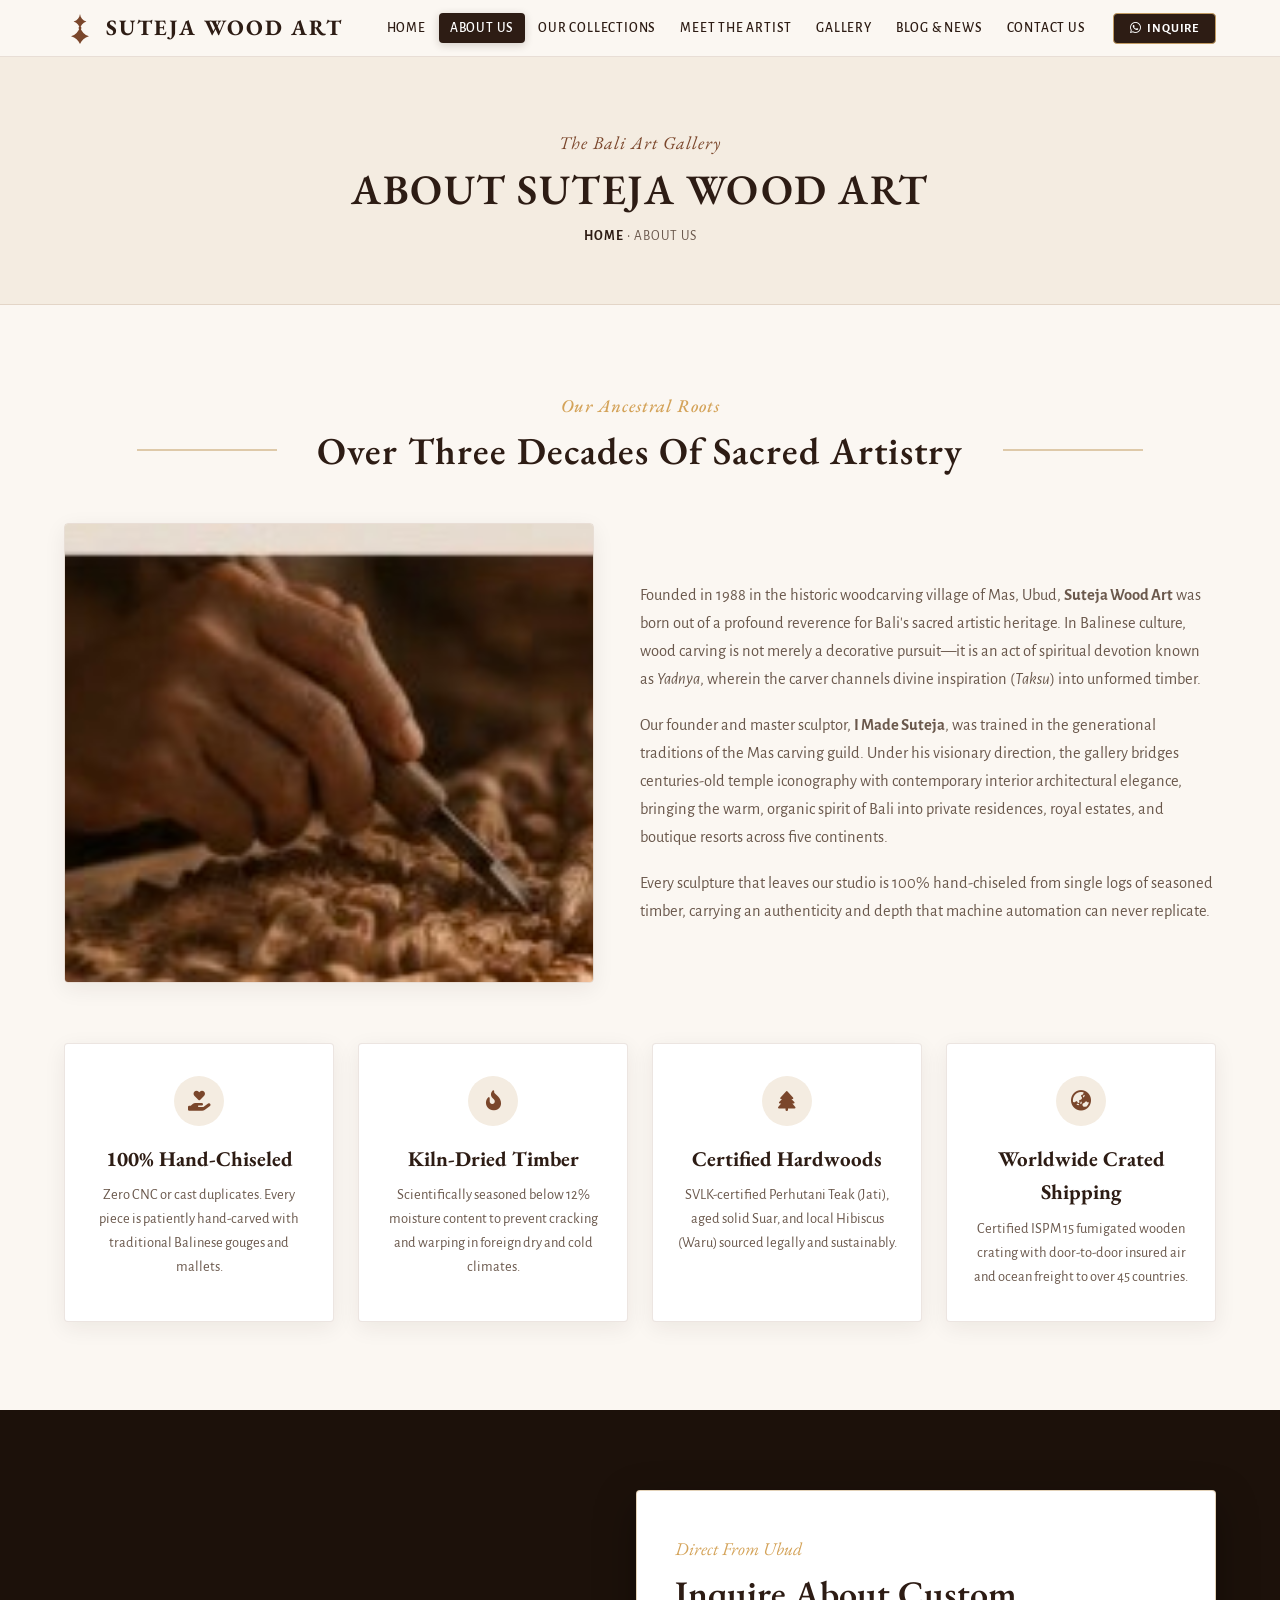
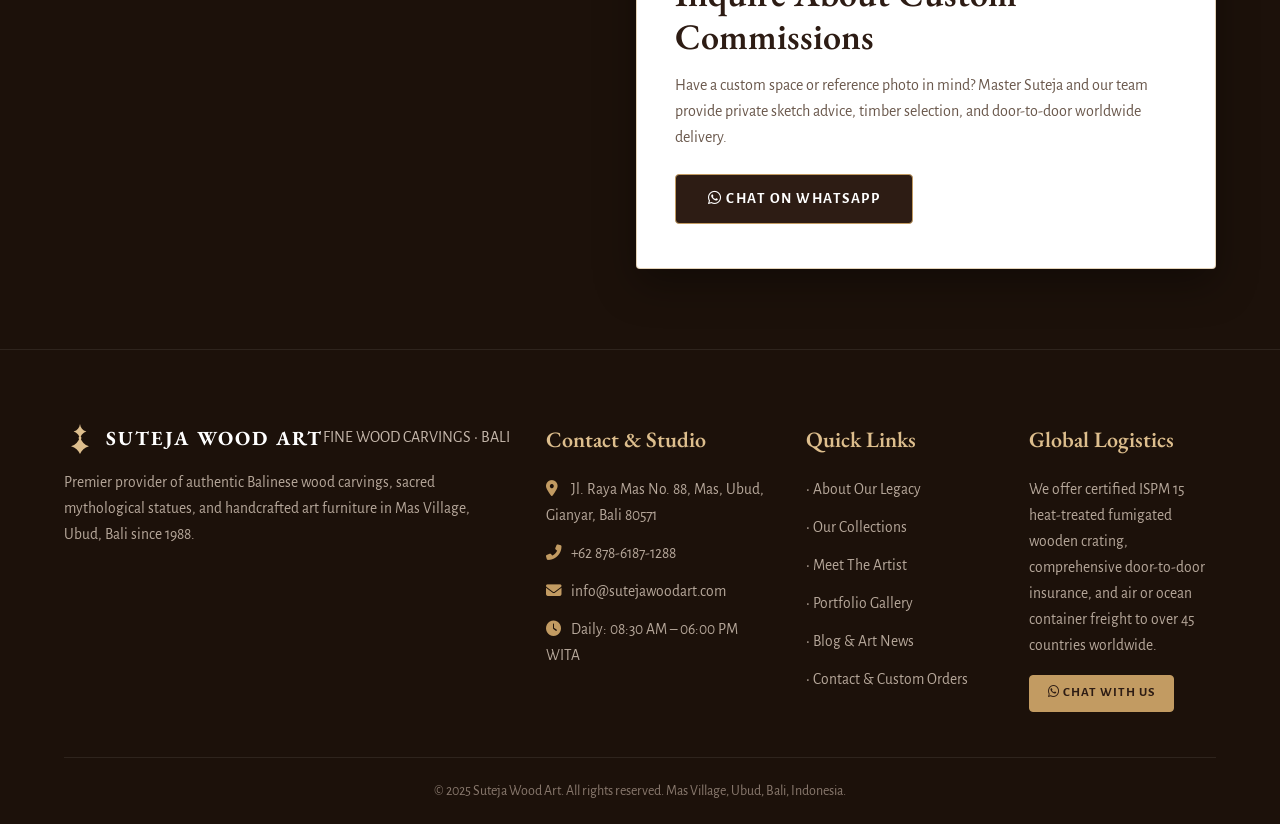
<file: about.html>
<!DOCTYPE html>
<html lang="en">
<head>
  <meta charset="utf-8">
  <meta name="viewport" content="width=device-width, initial-scale=1, minimum-scale=1.0, shrink-to-fit=no">
  <title>About Us | Suteja Wood Art - Fine Wood Carvings &amp; Art Furniture Bali</title>
  <meta name="description" content="Discover the legacy of Suteja Wood Art, established in Ubud Bali since 1988. Preserving Balinese woodcarving heritage and master craftsmanship.">

  <!-- Fonts: EB Garamond & Alegreya Sans -->
  <link rel="preconnect" href="https://fonts.googleapis.com">
  <link rel="preconnect" href="https://fonts.gstatic.com" crossorigin>
  <link href="https://fonts.googleapis.com/css2?family=Alegreya+Sans:ital,wght@0,300;0,400;0,500;0,700;1,400&family=EB+Garamond:ital,wght@0,400;0,500;0,600;0,700;1,400;1,500&display=swap" rel="stylesheet">

  <!-- Icons: Font Awesome 6 -->
  <link rel="stylesheet" href="https://cdnjs.cloudflare.com/ajax/libs/font-awesome/6.5.1/css/all.min.css">

  <!-- Master Stylesheet (Warm Balinese Wood Nuance) -->
  <link rel="stylesheet" href="css/style.css">
  <link rel="icon" href="images/logo_emblem.jpg">
</head>
<body>

  <!-- ==========================================================================
       HEADER & NAVIGATION
       ========================================================================== -->
  <header id="header">
    <div class="header-body">
      <div class="container-global head-inner">
        <!-- Logo -->
        <a href="index.html" class="brand-logo-wrap" aria-label="Suteja Wood Art">
          <svg class="brand-emblem-svg" viewBox="0 0 100 100" fill="currentColor">
            <path d="M50 6 C48 18, 42 26, 30 30 C42 34, 48 42, 50 54 C52 42, 58 34, 70 30 C58 26, 52 18, 50 6 Z M50 48 C45 62, 36 72, 22 76 C36 80, 45 90, 50 100 C55 90, 64 80, 78 76 C64 72, 55 62, 50 48 Z" />
            <circle cx="50" cy="50" r="4.5" />
          </svg>
          <span class="brand-main-title">SUTEJA WOOD ART</span>
        </a>

        <!-- Desktop Navigation -->
        <nav class="header-nav">
          <ul class="nav-menu-list">
            <li><a href="index.html">Home</a></li>
            <li><a href="about.html" class="active">About Us</a></li>
            <li><a href="collections.html">Our Collections</a></li>
            <li><a href="artist.html">Meet The Artist</a></li>
            <li><a href="gallery.html">Gallery</a></li>
            <li><a href="blog.html">Blog &amp; News</a></li>
            <li><a href="contact.html">Contact Us</a></li>
          </ul>

          <a class="btn-book-atas" href="https://wa.me/6287861871288" target="_blank" aria-label="Chat on WhatsApp">
            <i class="fab fa-whatsapp"></i> Inquire
          </a>

          <!-- Mobile Hamburger -->
          <button class="b-p-bg-color" id="menuButton" aria-label="Open Mobile Menu">
            <div class="bar1"></div>
            <div class="bar2"></div>
            <div class="bar3"></div>
          </button>
        </nav>
      </div>
    </div>
  </header>

  <!-- Mobile Drawer Menu Overlay -->
  <div class="menu-box" id="menuWrapper">
    <button id="close" aria-label="Close Mobile Menu">&times;</button>
    <div class="container-global menu-tour">
      <div style="margin-bottom: 25px;">
        <span class="brand-main-title">SUTEJA WOOD ART</span>
      </div>
      <ul>
        <li><a href="index.html" class="mobile-nav-link">Home</a></li>
        <li><a href="about.html" class="mobile-nav-link active">About Us</a></li>
        <li><a href="collections.html" class="mobile-nav-link">Our Collections</a></li>
        <li><a href="artist.html" class="mobile-nav-link">Meet The Artist</a></li>
        <li><a href="gallery.html" class="mobile-nav-link">Gallery</a></li>
        <li><a href="blog.html" class="mobile-nav-link">Blog &amp; News</a></li>
        <li><a href="contact.html" class="mobile-nav-link">Contact Us</a></li>
        <li><a href="https://wa.me/6287861871288" target="_blank" style="color: #25d366;"><i class="fab fa-whatsapp"></i> Chat on WhatsApp</a></li>
      </ul>
    </div>
  </div>

  <!-- ==========================================================================
       INNER PAGE BANNER
       ========================================================================== -->
  <section class="inner-page-banner">
    <div class="container-global">
      <span class="sp-atas">The Bali Art Gallery</span>
      <h1>ABOUT SUTEJA WOOD ART</h1>
      <div class="breadcrumb-nav">
        <a href="index.html">HOME</a> &bull; ABOUT US
      </div>
    </div>
  </section>

  <!-- ==========================================================================
       LEGACY & PHILOSOPHY SECTION
       ========================================================================== -->
  <section class="pad6rem" style="background-color: var(--bg-page);">
    <div class="container-global">
      <div class="title-why2">
        <span class="sp-atas">Our Ancestral Roots</span>
        <h2>Over Three Decades of Sacred Artistry</h2>
      </div>

      <div class="row" style="display: flex; flex-wrap: wrap; align-items: center; margin-bottom: 60px;">
        <div style="flex: 0 0 50%; max-width: 50%; padding-right: 4%;">
          <img src="images/artisan_hands.jpg" alt="Master Sculptor Hands" style="border-radius: var(--radius-sm); border: 1px solid var(--border-card); box-shadow: var(--shadow-card); width: 100%; height: 460px; object-fit: cover;">
        </div>

        <div style="flex: 0 0 50%; max-width: 50%;">
          <p style="font-size: 16.5px; line-height: 28px; color: var(--wood-muted); margin-bottom: 18px;">
            Founded in 1988 in the historic woodcarving village of Mas, Ubud, <strong>Suteja Wood Art</strong> was born out of a profound reverence for Bali's sacred artistic heritage. In Balinese culture, wood carving is not merely a decorative pursuit—it is an act of spiritual devotion known as <em>Yadnya</em>, wherein the carver channels divine inspiration (<em>Taksu</em>) into unformed timber.
          </p>
          <p style="font-size: 16.5px; line-height: 28px; color: var(--wood-muted); margin-bottom: 18px;">
            Our founder and master sculptor, <strong>I Made Suteja</strong>, was trained in the generational traditions of the Mas carving guild. Under his visionary direction, the gallery bridges centuries-old temple iconography with contemporary interior architectural elegance, bringing the warm, organic spirit of Bali into private residences, royal estates, and boutique resorts across five continents.
          </p>
          <p style="font-size: 16.5px; line-height: 28px; color: var(--wood-muted);">
            Every sculpture that leaves our studio is 100% hand-chiseled from single logs of seasoned timber, carrying an authenticity and depth that machine automation can never replicate.
          </p>
        </div>
      </div>

      <!-- 4 Core Pillars -->
      <div class="row" style="display: grid; grid-template-columns: repeat(4, 1fr); gap: 24px; margin-top: 40px;">
        <div style="background: #ffffff; padding: 32px 22px; border-radius: var(--radius-sm); border: 1px solid var(--border-card); box-shadow: var(--shadow-card); text-align: center;">
          <div style="width: 50px; height: 50px; border-radius: 50%; background: var(--bg-cream); color: var(--wood-brown); display: flex; align-items: center; justify-content: center; margin: 0 auto 16px; font-size: 20px;">
            <i class="fas fa-hand-holding-heart"></i>
          </div>
          <h3 style="font-family: var(--primtext); font-size: 21px; color: var(--wood-dark); margin-bottom: 8px;">100% Hand-Chiseled</h3>
          <p style="font-size: 14.5px; color: var(--wood-muted); line-height: 24px;">Zero CNC or cast duplicates. Every piece is patiently hand-carved with traditional Balinese gouges and mallets.</p>
        </div>

        <div style="background: #ffffff; padding: 32px 22px; border-radius: var(--radius-sm); border: 1px solid var(--border-card); box-shadow: var(--shadow-card); text-align: center;">
          <div style="width: 50px; height: 50px; border-radius: 50%; background: var(--bg-cream); color: var(--wood-brown); display: flex; align-items: center; justify-content: center; margin: 0 auto 16px; font-size: 20px;">
            <i class="fas fa-fire-alt"></i>
          </div>
          <h3 style="font-family: var(--primtext); font-size: 21px; color: var(--wood-dark); margin-bottom: 8px;">Kiln-Dried Timber</h3>
          <p style="font-size: 14.5px; color: var(--wood-muted); line-height: 24px;">Scientifically seasoned below 12% moisture content to prevent cracking and warping in foreign dry and cold climates.</p>
        </div>

        <div style="background: #ffffff; padding: 32px 22px; border-radius: var(--radius-sm); border: 1px solid var(--border-card); box-shadow: var(--shadow-card); text-align: center;">
          <div style="width: 50px; height: 50px; border-radius: 50%; background: var(--bg-cream); color: var(--wood-brown); display: flex; align-items: center; justify-content: center; margin: 0 auto 16px; font-size: 20px;">
            <i class="fas fa-tree"></i>
          </div>
          <h3 style="font-family: var(--primtext); font-size: 21px; color: var(--wood-dark); margin-bottom: 8px;">Certified Hardwoods</h3>
          <p style="font-size: 14.5px; color: var(--wood-muted); line-height: 24px;">SVLK-certified Perhutani Teak (Jati), aged solid Suar, and local Hibiscus (Waru) sourced legally and sustainably.</p>
        </div>

        <div style="background: #ffffff; padding: 32px 22px; border-radius: var(--radius-sm); border: 1px solid var(--border-card); box-shadow: var(--shadow-card); text-align: center;">
          <div style="width: 50px; height: 50px; border-radius: 50%; background: var(--bg-cream); color: var(--wood-brown); display: flex; align-items: center; justify-content: center; margin: 0 auto 16px; font-size: 20px;">
            <i class="fas fa-globe-asia"></i>
          </div>
          <h3 style="font-family: var(--primtext); font-size: 21px; color: var(--wood-dark); margin-bottom: 8px;">Worldwide Crated Shipping</h3>
          <p style="font-size: 14.5px; color: var(--wood-muted); line-height: 24px;">Certified ISPM 15 fumigated wooden crating with door-to-door insured air and ocean freight to over 45 countries.</p>
        </div>
      </div>
    </div>
  </section>

  <!-- ==========================================================================
       CTA BANNER SECTION
       ========================================================================== -->
  <section class="contact-banner-sec">
    <div class="container-global">
      <div class="contact-banner-row">
        <div class="contact-banner-card">
          <span class="sp-atas">Direct From Ubud</span>
          <h2>Inquire About Custom Commissions</h2>
          <p>
            Have a custom space or reference photo in mind? Master Suteja and our team provide private sketch advice, timber selection, and door-to-door worldwide delivery.
          </p>
          <a href="https://wa.me/6287861871288" target="_blank" class="btn-slid1">
            <i class="fab fa-whatsapp"></i> Chat on WhatsApp
          </a>
        </div>
      </div>
    </div>
  </section>

  <!-- ==========================================================================
       FOOTER
       ========================================================================== -->
  <footer id="footer" class="foot-style">
    <div class="container-global">
      <div class="footer-grid-row">
        <div>
          <div class="brand-logo-wrap" style="margin-bottom: 16px;">
            <svg class="brand-emblem-svg" viewBox="0 0 100 100" fill="currentColor" style="color: var(--gold-light);">
              <path d="M50 6 C48 18, 42 26, 30 30 C42 34, 48 42, 50 54 C52 42, 58 34, 70 30 C58 26, 52 18, 50 6 Z M50 48 C45 62, 36 72, 22 76 C36 80, 45 90, 50 100 C55 90, 64 80, 78 76 C64 72, 55 62, 50 48 Z" />
              <circle cx="50" cy="50" r="4.5" />
            </svg>
            <div class="brand-logo-text">
              <span class="brand-main-title" style="color: #ffffff; font-size: 20px;">SUTEJA WOOD ART</span>
              <span class="brand-sub-title">FINE WOOD CARVINGS &bull; BALI</span>
            </div>
          </div>
          <p class="text-foot">
            Premier provider of authentic Balinese wood carvings, sacred mythological statues, and handcrafted art furniture in Mas Village, Ubud, Bali since 1988.
          </p>
        </div>

        <div>
          <h3 class="title-foot-default">Contact &amp; Studio</h3>
          <p class="text-foot"><i class="fas fa-map-marker-alt"></i> Jl. Raya Mas No. 88, Mas, Ubud, Gianyar, Bali 80571</p>
          <p class="text-foot"><i class="fas fa-phone-alt"></i> +62 878-6187-1288</p>
          <p class="text-foot"><i class="fas fa-envelope"></i> info@sutejawoodart.com</p>
          <p class="text-foot"><i class="fas fa-clock"></i> Daily: 08:30 AM – 06:00 PM WITA</p>
        </div>

        <div>
          <h3 class="title-foot-default">Quick Links</h3>
          <p class="text-foot"><a href="about.html">&bull; About Our Legacy</a></p>
          <p class="text-foot"><a href="collections.html">&bull; Our Collections</a></p>
          <p class="text-foot"><a href="artist.html">&bull; Meet The Artist</a></p>
          <p class="text-foot"><a href="gallery.html">&bull; Portfolio Gallery</a></p>
          <p class="text-foot"><a href="blog.html">&bull; Blog &amp; Art News</a></p>
          <p class="text-foot"><a href="contact.html">&bull; Contact &amp; Custom Orders</a></p>
        </div>

        <div>
          <h3 class="title-foot-default">Global Logistics</h3>
          <p class="text-foot">
            We offer certified ISPM 15 heat-treated fumigated wooden crating, comprehensive door-to-door insurance, and air or ocean container freight to over 45 countries worldwide.
          </p>
          <div style="margin-top: 16px;">
            <a href="https://wa.me/6287861871288" target="_blank" class="btn-detail-taksu" style="background: var(--gold); color: var(--wood-dark) !important;">
              <i class="fab fa-whatsapp"></i> Chat with Us
            </a>
          </div>
        </div>
      </div>

      <div class="foot-style-2">
        <p class="text-footer">
          &copy; 2025 Suteja Wood Art. All rights reserved. Mas Village, Ubud, Bali, Indonesia.
        </p>
      </div>
    </div>
  </footer>

  <script src="js/app.js"></script>
</body>
</html>
</file>
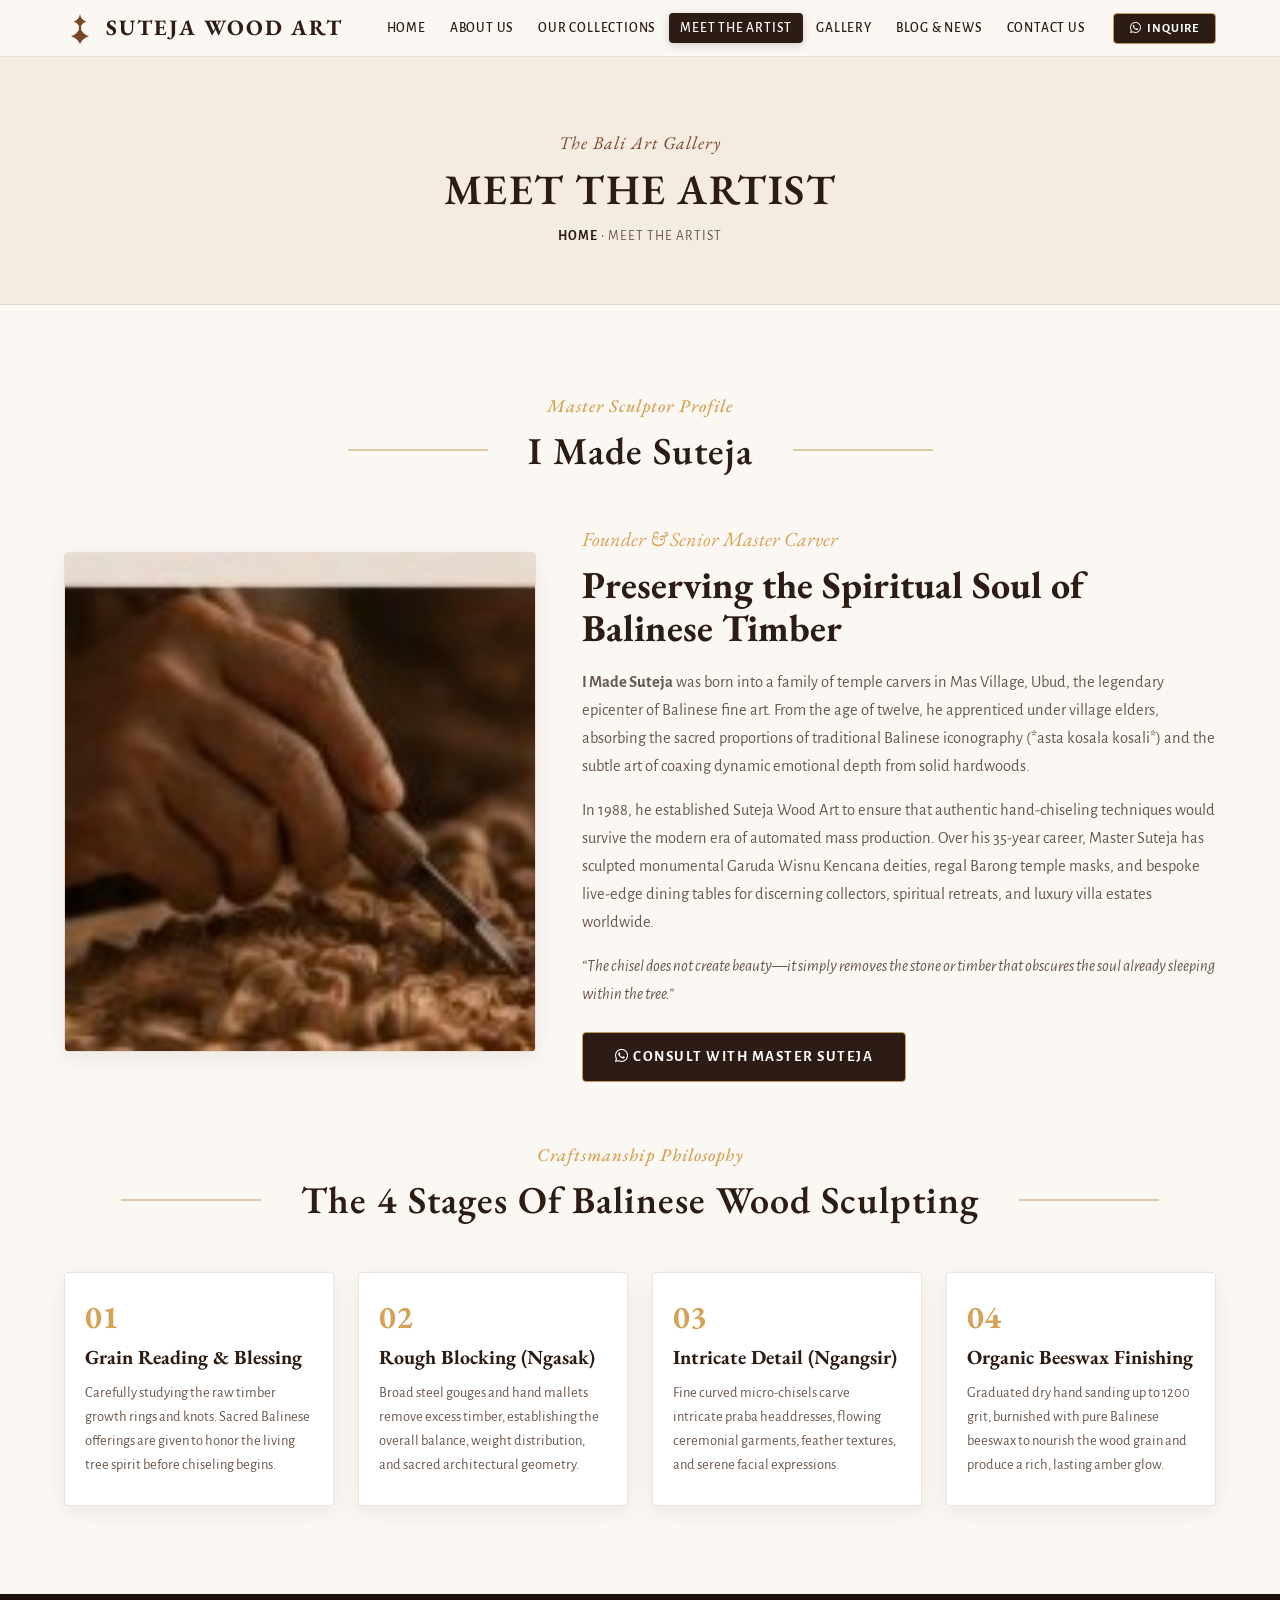
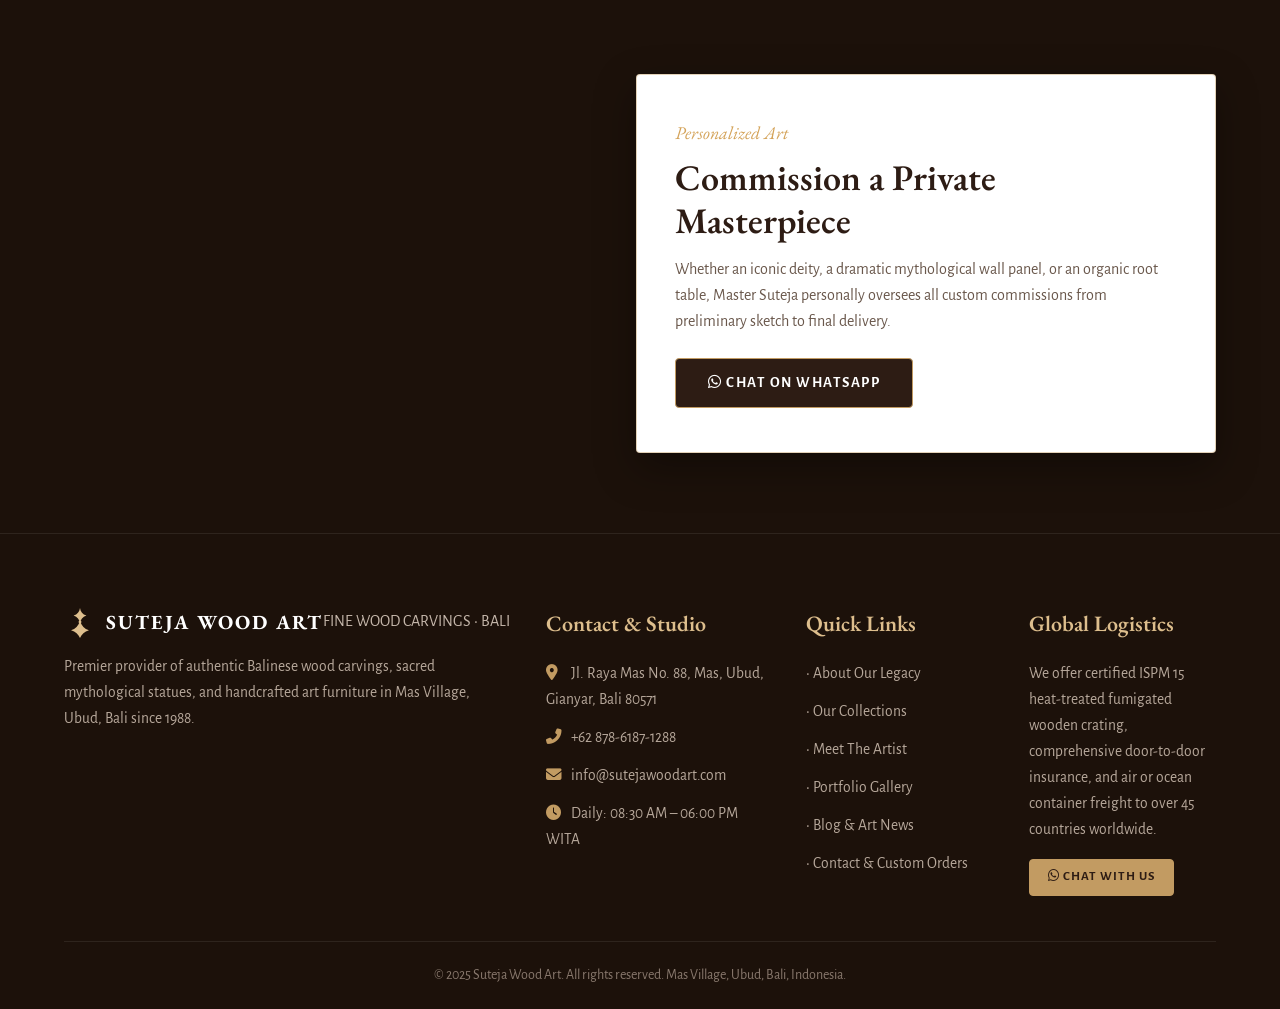
<file: artist.html>
<!DOCTYPE html>
<html lang="en">
<head>
  <meta charset="utf-8">
  <meta name="viewport" content="width=device-width, initial-scale=1, minimum-scale=1.0, shrink-to-fit=no">
  <title>Meet The Artist | Suteja Wood Art - Fine Wood Carvings &amp; Art Furniture Bali</title>
  <meta name="description" content="Meet Master Sculptor I Made Suteja at Suteja Wood Art. Decades of mastery preserving the spiritual heritage and refined craftsmanship of Balinese wood sculpture.">

  <!-- Fonts: EB Garamond & Alegreya Sans -->
  <link rel="preconnect" href="https://fonts.googleapis.com">
  <link rel="preconnect" href="https://fonts.gstatic.com" crossorigin>
  <link href="https://fonts.googleapis.com/css2?family=Alegreya+Sans:ital,wght@0,300;0,400;0,500;0,700;1,400&family=EB+Garamond:ital,wght@0,400;0,500;0,600;0,700;1,400;1,500&display=swap" rel="stylesheet">

  <!-- Icons: Font Awesome 6 -->
  <link rel="stylesheet" href="https://cdnjs.cloudflare.com/ajax/libs/font-awesome/6.5.1/css/all.min.css">

  <!-- Master Stylesheet (Warm Balinese Wood Nuance) -->
  <link rel="stylesheet" href="css/style.css">
  <link rel="icon" href="images/logo_emblem.jpg">
</head>
<body>

  <!-- ==========================================================================
       HEADER & NAVIGATION
       ========================================================================== -->
  <header id="header">
    <div class="header-body">
      <div class="container-global head-inner">
        <!-- Logo -->
        <a href="index.html" class="brand-logo-wrap" aria-label="Suteja Wood Art">
          <svg class="brand-emblem-svg" viewBox="0 0 100 100" fill="currentColor">
            <path d="M50 6 C48 18, 42 26, 30 30 C42 34, 48 42, 50 54 C52 42, 58 34, 70 30 C58 26, 52 18, 50 6 Z M50 48 C45 62, 36 72, 22 76 C36 80, 45 90, 50 100 C55 90, 64 80, 78 76 C64 72, 55 62, 50 48 Z" />
            <circle cx="50" cy="50" r="4.5" />
          </svg>
          <span class="brand-main-title">SUTEJA WOOD ART</span>
        </a>

        <!-- Desktop Navigation -->
        <nav class="header-nav">
          <ul class="nav-menu-list">
            <li><a href="index.html">Home</a></li>
            <li><a href="about.html">About Us</a></li>
            <li><a href="collections.html">Our Collections</a></li>
            <li><a href="artist.html" class="active">Meet The Artist</a></li>
            <li><a href="gallery.html">Gallery</a></li>
            <li><a href="blog.html">Blog &amp; News</a></li>
            <li><a href="contact.html">Contact Us</a></li>
          </ul>

          <a class="btn-book-atas" href="https://wa.me/6287861871288" target="_blank" aria-label="Chat on WhatsApp">
            <i class="fab fa-whatsapp"></i> Inquire
          </a>

          <!-- Mobile Hamburger -->
          <button class="b-p-bg-color" id="menuButton" aria-label="Open Mobile Menu">
            <div class="bar1"></div>
            <div class="bar2"></div>
            <div class="bar3"></div>
          </button>
        </nav>
      </div>
    </div>
  </header>

  <!-- Mobile Drawer Menu Overlay -->
  <div class="menu-box" id="menuWrapper">
    <button id="close" aria-label="Close Mobile Menu">&times;</button>
    <div class="container-global menu-tour">
      <div style="margin-bottom: 25px;">
        <span class="brand-main-title">SUTEJA WOOD ART</span>
      </div>
      <ul>
        <li><a href="index.html" class="mobile-nav-link">Home</a></li>
        <li><a href="about.html" class="mobile-nav-link">About Us</a></li>
        <li><a href="collections.html" class="mobile-nav-link">Our Collections</a></li>
        <li><a href="artist.html" class="mobile-nav-link active">Meet The Artist</a></li>
        <li><a href="gallery.html" class="mobile-nav-link">Gallery</a></li>
        <li><a href="blog.html" class="mobile-nav-link">Blog &amp; News</a></li>
        <li><a href="contact.html" class="mobile-nav-link">Contact Us</a></li>
        <li><a href="https://wa.me/6287861871288" target="_blank" style="color: #25d366;"><i class="fab fa-whatsapp"></i> Chat on WhatsApp</a></li>
      </ul>
    </div>
  </div>

  <!-- ==========================================================================
       INNER PAGE BANNER
       ========================================================================== -->
  <section class="inner-page-banner">
    <div class="container-global">
      <span class="sp-atas">The Bali Art Gallery</span>
      <h1>MEET THE ARTIST</h1>
      <div class="breadcrumb-nav">
        <a href="index.html">HOME</a> &bull; MEET THE ARTIST
      </div>
    </div>
  </section>

  <!-- ==========================================================================
       ARTIST PROFILE & PHILOSOPHY
       ========================================================================== -->
  <section class="pad6rem" style="background-color: var(--bg-page);">
    <div class="container-global">
      <div class="title-why2">
        <span class="sp-atas">Master Sculptor Profile</span>
        <h2>I Made Suteja</h2>
      </div>

      <div class="row" style="display: flex; flex-wrap: wrap; align-items: center; margin-bottom: 60px;">
        <div style="flex: 0 0 45%; max-width: 45%; padding-right: 4%;">
          <img src="images/artisan_hands.jpg" alt="Master Sculptor I Made Suteja" style="width: 100%; height: 500px; object-fit: cover; border-radius: var(--radius-sm); border: 1px solid var(--border-card); box-shadow: var(--shadow-card);">
        </div>

        <div style="flex: 0 0 55%; max-width: 55%;">
          <span style="font-family: var(--primtext); font-size: 20px; color: var(--gold-warm); font-style: italic; display: block; margin-bottom: 8px;">Founder &amp; Senior Master Carver</span>
          <h2 style="font-family: var(--primtext); font-size: 38px; color: var(--wood-dark); margin-bottom: 18px; line-height: 1.15;">Preserving the Spiritual Soul of Balinese Timber</h2>
          <p style="font-size: 16.5px; line-height: 28px; color: var(--wood-muted); margin-bottom: 16px;">
            <strong>I Made Suteja</strong> was born into a family of temple carvers in Mas Village, Ubud, the legendary epicenter of Balinese fine art. From the age of twelve, he apprenticed under village elders, absorbing the sacred proportions of traditional Balinese iconography (*asta kosala kosali*) and the subtle art of coaxing dynamic emotional depth from solid hardwoods.
          </p>
          <p style="font-size: 16.5px; line-height: 28px; color: var(--wood-muted); margin-bottom: 16px;">
            In 1988, he established Suteja Wood Art to ensure that authentic hand-chiseling techniques would survive the modern era of automated mass production. Over his 35-year career, Master Suteja has sculpted monumental Garuda Wisnu Kencana deities, regal Barong temple masks, and bespoke live-edge dining tables for discerning collectors, spiritual retreats, and luxury villa estates worldwide.
          </p>
          <p style="font-size: 16.5px; line-height: 28px; color: var(--wood-muted); margin-bottom: 24px;">
            <em>“The chisel does not create beauty—it simply removes the stone or timber that obscures the soul already sleeping within the tree.”</em>
          </p>
          <a href="https://wa.me/6287861871288?text=Hello%20Master%20Suteja,%20I%20would%20like%20to%20discuss%20a%20private%20commission" target="_blank" class="btn-slid1">
            <i class="fab fa-whatsapp"></i> Consult with Master Suteja
          </a>
        </div>
      </div>

      <!-- 4-Step Process Section -->
      <div class="title-why2" style="margin-top: 50px;">
        <span class="sp-atas">Craftsmanship Philosophy</span>
        <h2>The 4 Stages of Balinese Wood Sculpting</h2>
      </div>

      <div class="row" style="display: grid; grid-template-columns: repeat(4, 1fr); gap: 24px; margin-top: 40px;">
        <div style="background: #ffffff; border: 1px solid var(--border-card); border-radius: var(--radius-sm); padding: 28px 20px; box-shadow: var(--shadow-card);">
          <div style="font-family: var(--primtext); font-size: 32px; font-weight: 700; color: var(--gold-warm); line-height: 1; margin-bottom: 8px;">01</div>
          <h3 style="font-family: var(--primtext); font-size: 20px; color: var(--wood-dark); margin-bottom: 8px;">Grain Reading &amp; Blessing</h3>
          <p style="font-size: 14.5px; color: var(--wood-muted); line-height: 24px;">Carefully studying the raw timber growth rings and knots. Sacred Balinese offerings are given to honor the living tree spirit before chiseling begins.</p>
        </div>

        <div style="background: #ffffff; border: 1px solid var(--border-card); border-radius: var(--radius-sm); padding: 28px 20px; box-shadow: var(--shadow-card);">
          <div style="font-family: var(--primtext); font-size: 32px; font-weight: 700; color: var(--gold-warm); line-height: 1; margin-bottom: 8px;">02</div>
          <h3 style="font-family: var(--primtext); font-size: 20px; color: var(--wood-dark); margin-bottom: 8px;">Rough Blocking (Ngasak)</h3>
          <p style="font-size: 14.5px; color: var(--wood-muted); line-height: 24px;">Broad steel gouges and hand mallets remove excess timber, establishing the overall balance, weight distribution, and sacred architectural geometry.</p>
        </div>

        <div style="background: #ffffff; border: 1px solid var(--border-card); border-radius: var(--radius-sm); padding: 28px 20px; box-shadow: var(--shadow-card);">
          <div style="font-family: var(--primtext); font-size: 32px; font-weight: 700; color: var(--gold-warm); line-height: 1; margin-bottom: 8px;">03</div>
          <h3 style="font-family: var(--primtext); font-size: 20px; color: var(--wood-dark); margin-bottom: 8px;">Intricate Detail (Ngangsir)</h3>
          <p style="font-size: 14.5px; color: var(--wood-muted); line-height: 24px;">Fine curved micro-chisels carve intricate praba headdresses, flowing ceremonial garments, feather textures, and serene facial expressions.</p>
        </div>

        <div style="background: #ffffff; border: 1px solid var(--border-card); border-radius: var(--radius-sm); padding: 28px 20px; box-shadow: var(--shadow-card);">
          <div style="font-family: var(--primtext); font-size: 32px; font-weight: 700; color: var(--gold-warm); line-height: 1; margin-bottom: 8px;">04</div>
          <h3 style="font-family: var(--primtext); font-size: 20px; color: var(--wood-dark); margin-bottom: 8px;">Organic Beeswax Finishing</h3>
          <p style="font-size: 14.5px; color: var(--wood-muted); line-height: 24px;">Graduated dry hand sanding up to 1200 grit, burnished with pure Balinese beeswax to nourish the wood grain and produce a rich, lasting amber glow.</p>
        </div>
      </div>
    </div>
  </section>

  <!-- ==========================================================================
       CTA BANNER SECTION
       ========================================================================== -->
  <section class="contact-banner-sec">
    <div class="container-global">
      <div class="contact-banner-row">
        <div class="contact-banner-card">
          <span class="sp-atas">Personalized Art</span>
          <h2>Commission a Private Masterpiece</h2>
          <p>
            Whether an iconic deity, a dramatic mythological wall panel, or an organic root table, Master Suteja personally oversees all custom commissions from preliminary sketch to final delivery.
          </p>
          <a href="https://wa.me/6287861871288" target="_blank" class="btn-slid1">
            <i class="fab fa-whatsapp"></i> Chat on WhatsApp
          </a>
        </div>
      </div>
    </div>
  </section>

  <!-- ==========================================================================
       FOOTER
       ========================================================================== -->
  <footer id="footer" class="foot-style">
    <div class="container-global">
      <div class="footer-grid-row">
        <div>
          <div class="brand-logo-wrap" style="margin-bottom: 16px;">
            <svg class="brand-emblem-svg" viewBox="0 0 100 100" fill="currentColor" style="color: var(--gold-light);">
              <path d="M50 6 C48 18, 42 26, 30 30 C42 34, 48 42, 50 54 C52 42, 58 34, 70 30 C58 26, 52 18, 50 6 Z M50 48 C45 62, 36 72, 22 76 C36 80, 45 90, 50 100 C55 90, 64 80, 78 76 C64 72, 55 62, 50 48 Z" />
              <circle cx="50" cy="50" r="4.5" />
            </svg>
            <div class="brand-logo-text">
              <span class="brand-main-title" style="color: #ffffff; font-size: 20px;">SUTEJA WOOD ART</span>
              <span class="brand-sub-title">FINE WOOD CARVINGS &bull; BALI</span>
            </div>
          </div>
          <p class="text-foot">
            Premier provider of authentic Balinese wood carvings, sacred mythological statues, and handcrafted art furniture in Mas Village, Ubud, Bali since 1988.
          </p>
        </div>

        <div>
          <h3 class="title-foot-default">Contact &amp; Studio</h3>
          <p class="text-foot"><i class="fas fa-map-marker-alt"></i> Jl. Raya Mas No. 88, Mas, Ubud, Gianyar, Bali 80571</p>
          <p class="text-foot"><i class="fas fa-phone-alt"></i> +62 878-6187-1288</p>
          <p class="text-foot"><i class="fas fa-envelope"></i> info@sutejawoodart.com</p>
          <p class="text-foot"><i class="fas fa-clock"></i> Daily: 08:30 AM – 06:00 PM WITA</p>
        </div>

        <div>
          <h3 class="title-foot-default">Quick Links</h3>
          <p class="text-foot"><a href="about.html">&bull; About Our Legacy</a></p>
          <p class="text-foot"><a href="collections.html">&bull; Our Collections</a></p>
          <p class="text-foot"><a href="artist.html">&bull; Meet The Artist</a></p>
          <p class="text-foot"><a href="gallery.html">&bull; Portfolio Gallery</a></p>
          <p class="text-foot"><a href="blog.html">&bull; Blog &amp; Art News</a></p>
          <p class="text-foot"><a href="contact.html">&bull; Contact &amp; Custom Orders</a></p>
        </div>

        <div>
          <h3 class="title-foot-default">Global Logistics</h3>
          <p class="text-foot">
            We offer certified ISPM 15 heat-treated fumigated wooden crating, comprehensive door-to-door insurance, and air or ocean container freight to over 45 countries worldwide.
          </p>
          <div style="margin-top: 16px;">
            <a href="https://wa.me/6287861871288" target="_blank" class="btn-detail-taksu" style="background: var(--gold); color: var(--wood-dark) !important;">
              <i class="fab fa-whatsapp"></i> Chat with Us
            </a>
          </div>
        </div>
      </div>

      <div class="foot-style-2">
        <p class="text-footer">
          &copy; 2025 Suteja Wood Art. All rights reserved. Mas Village, Ubud, Bali, Indonesia.
        </p>
      </div>
    </div>
  </footer>

  <script src="js/app.js"></script>
</body>
</html>
</file>
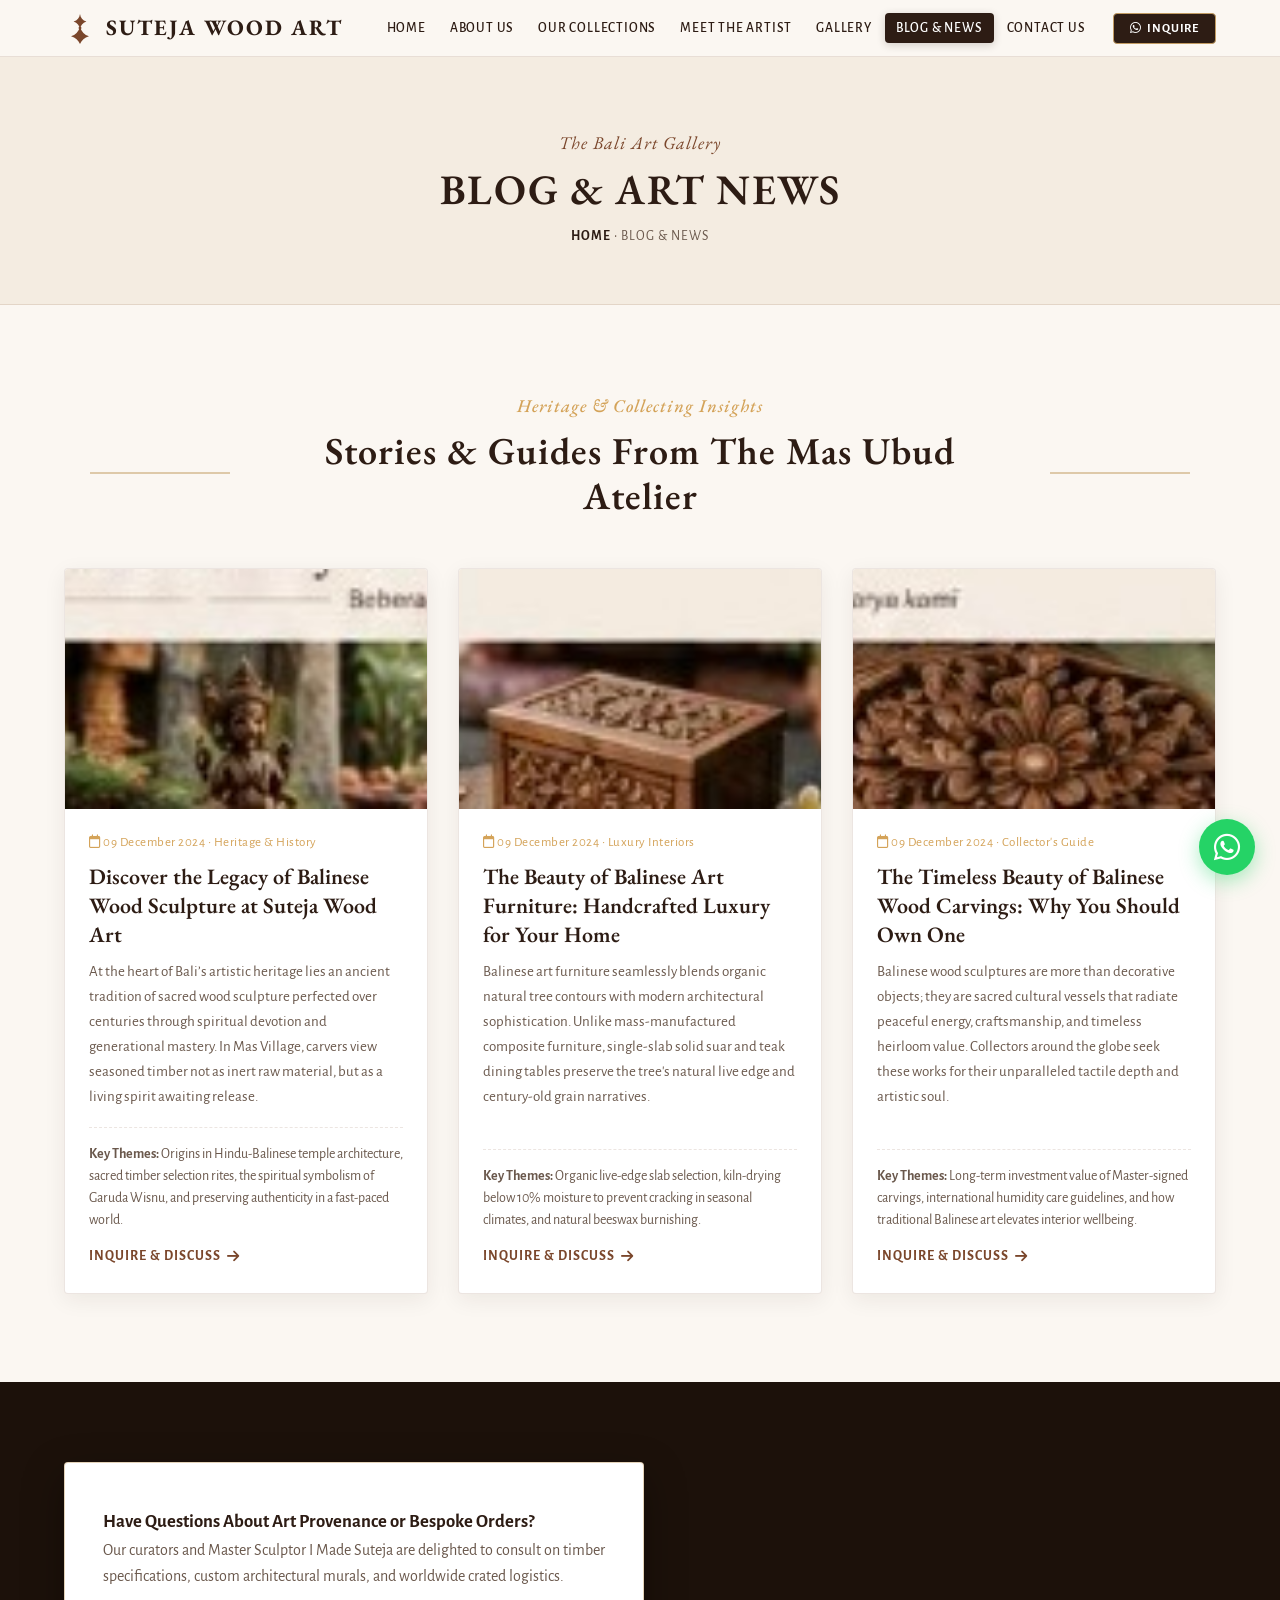
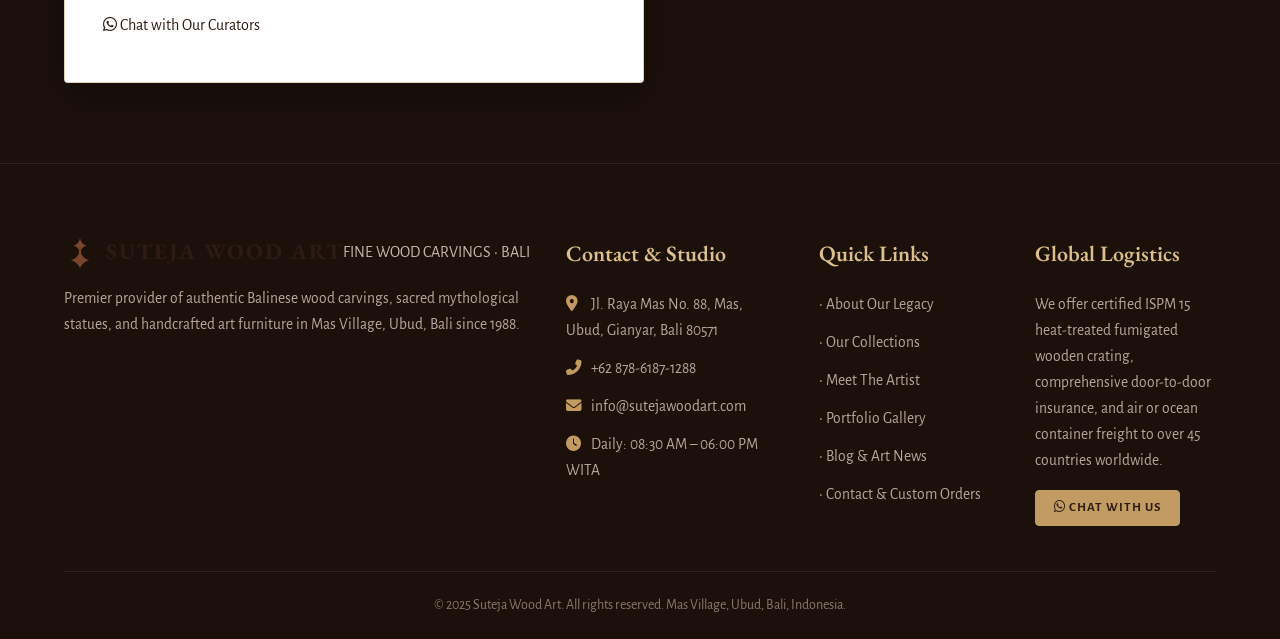
<file: blog.html>
<!DOCTYPE html>
<html lang="en">
<head>
  <meta charset="utf-8">
  <meta name="viewport" content="width=device-width, initial-scale=1, minimum-scale=1.0, shrink-to-fit=no">
  <title>Blog &amp; News | Suteja Wood Art - Fine Wood Carvings &amp; Art Furniture Bali</title>
  <meta name="description" content="Read insights into Balinese wood carving heritage, live-edge suar furniture design, sacred sculpture symbolism, and collector care guides from Suteja Wood Art Mas Ubud.">

  <!-- Fonts: EB Garamond & Alegreya Sans -->
  <link rel="preconnect" href="https://fonts.googleapis.com">
  <link rel="preconnect" href="https://fonts.gstatic.com" crossorigin>
  <link href="https://fonts.googleapis.com/css2?family=Alegreya+Sans:ital,wght@0,300;0,400;0,500;0,700;1,400&family=EB+Garamond:ital,wght@0,400;0,500;0,600;0,700;1,400;1,500&display=swap" rel="stylesheet">

  <!-- Icons: Font Awesome 6 -->
  <link rel="stylesheet" href="https://cdnjs.cloudflare.com/ajax/libs/font-awesome/6.5.1/css/all.min.css">

  <!-- Master Stylesheet (Warm Balinese Wood Nuance) -->
  <link rel="stylesheet" href="css/style.css">
  <link rel="icon" href="images/logo_emblem.jpg">
</head>
<body>

  <!-- ==========================================================================
       HEADER & NAVIGATION
       ========================================================================== -->
  <header id="header">
    <div class="header-body">
      <div class="container-global head-inner">
        <!-- Logo -->
        <a href="index.html" class="brand-logo-wrap" aria-label="Suteja Wood Art">
          <svg class="brand-emblem-svg" viewBox="0 0 100 100" fill="currentColor">
            <path d="M50 6 C48 18, 42 26, 30 30 C42 34, 48 42, 50 54 C52 42, 58 34, 70 30 C58 26, 52 18, 50 6 Z M50 48 C45 62, 36 72, 22 76 C36 80, 45 90, 50 100 C55 90, 64 80, 78 76 C64 72, 55 62, 50 48 Z" />
            <circle cx="50" cy="50" r="4.5" />
          </svg>
          <span class="brand-main-title">SUTEJA WOOD ART</span>
        </a>

        <!-- Desktop Navigation -->
        <nav class="header-nav">
          <ul class="nav-menu-list">
            <li><a href="index.html">Home</a></li>
            <li><a href="about.html">About Us</a></li>
            <li><a href="collections.html">Our Collections</a></li>
            <li><a href="artist.html">Meet The Artist</a></li>
            <li><a href="gallery.html">Gallery</a></li>
            <li><a href="blog.html" class="active">Blog &amp; News</a></li>
            <li><a href="contact.html">Contact Us</a></li>
          </ul>

          <a class="btn-book-atas" href="https://wa.me/6287861871288" target="_blank" aria-label="Chat on WhatsApp">
            <i class="fab fa-whatsapp"></i> Inquire
          </a>

          <!-- Mobile Hamburger -->
          <button class="b-p-bg-color" id="menuButton" aria-label="Open Mobile Menu">
            <div class="bar1"></div>
            <div class="bar2"></div>
            <div class="bar3"></div>
          </button>
        </nav>
      </div>
    </div>
  </header>

  <!-- Mobile Drawer Menu Overlay -->
  <div class="menu-box" id="menuWrapper">
    <button id="close" aria-label="Close Mobile Menu">&times;</button>
    <div class="container-global menu-tour">
      <div style="margin-bottom: 25px;">
        <span class="brand-main-title">SUTEJA WOOD ART</span>
      </div>
      <ul>
        <li><a href="index.html" class="mobile-nav-link">Home</a></li>
        <li><a href="about.html" class="mobile-nav-link">About Us</a></li>
        <li><a href="collections.html" class="mobile-nav-link">Our Collections</a></li>
        <li><a href="artist.html" class="mobile-nav-link">Meet The Artist</a></li>
        <li><a href="gallery.html" class="mobile-nav-link">Gallery</a></li>
        <li><a href="blog.html" class="mobile-nav-link active">Blog &amp; News</a></li>
        <li><a href="contact.html" class="mobile-nav-link">Contact Us</a></li>
        <li><a href="https://wa.me/6287861871288" target="_blank" style="color: #25d366;"><i class="fab fa-whatsapp"></i> Chat on WhatsApp</a></li>
      </ul>
    </div>
  </div>

  <!-- ==========================================================================
       INNER PAGE BANNER
       ========================================================================== -->
  <section class="inner-page-banner">
    <div class="container-global">
      <span class="sp-atas">The Bali Art Gallery</span>
      <h1>BLOG &amp; ART NEWS</h1>
      <div class="breadcrumb-nav">
        <a href="index.html">HOME</a> &bull; BLOG &amp; NEWS
      </div>
    </div>
  </section>

  <!-- ==========================================================================
       BLOG ARTICLES SECTION
       ========================================================================== -->
  <section class="pad6rem">
    <div class="container-global">
      <div class="title-why2">
        <span class="sp-atas">Heritage &amp; Collecting Insights</span>
        <h2>Stories &amp; Guides from the Mas Ubud Atelier</h2>
      </div>

      <div class="blog-grid-row">

        <!-- Article 1 -->
        <article class="blog-card">
          <div class="blog-card-img">
            <img src="images/gallery_1.jpg" alt="Discover the Legacy of Balinese Wood Sculpture" loading="lazy">
          </div>
          <div class="blog-card-body">
            <div class="blog-meta"><i class="far fa-calendar"></i> 09 December 2024 &bull; Heritage &amp; History</div>
            <h3 class="blog-card-title">Discover the Legacy of Balinese Wood Sculpture at Suteja Wood Art</h3>
            <p class="blog-card-desc">
              At the heart of Bali’s artistic heritage lies an ancient tradition of sacred wood sculpture perfected over centuries through spiritual devotion and generational mastery. In Mas Village, carvers view seasoned timber not as inert raw material, but as a living spirit awaiting release.
            </p>
            <div style="margin-top: auto; padding-top: 15px; border-top: 1px dashed var(--border-card);">
              <p style="font-size: 14px; color: var(--wood-muted); line-height: 22px; margin-bottom: 12px;">
                <strong>Key Themes:</strong> Origins in Hindu-Balinese temple architecture, sacred timber selection rites, the spiritual symbolism of Garuda Wisnu, and preserving authenticity in a fast-paced world.
              </p>
              <a href="https://wa.me/6287861871288?text=Hello%20Suteja%20Wood%20Art,%20I%20read%20your%20article%20on%20Balinese%20Wood%20Sculpture%20Legacy" target="_blank" class="blog-read-more">
                Inquire &amp; Discuss <i class="fas fa-arrow-right"></i>
              </a>
            </div>
          </div>
        </article>

        <!-- Article 2 -->
        <article class="blog-card">
          <div class="blog-card-img">
            <img src="images/gallery_4.jpg" alt="The Beauty of Balinese Art Furniture: Handcrafted Luxury for Your Home" loading="lazy">
          </div>
          <div class="blog-card-body">
            <div class="blog-meta"><i class="far fa-calendar"></i> 09 December 2024 &bull; Luxury Interiors</div>
            <h3 class="blog-card-title">The Beauty of Balinese Art Furniture: Handcrafted Luxury for Your Home</h3>
            <p class="blog-card-desc">
              Balinese art furniture seamlessly blends organic natural tree contours with modern architectural sophistication. Unlike mass-manufactured composite furniture, single-slab solid suar and teak dining tables preserve the tree's natural live edge and century-old grain narratives.
            </p>
            <div style="margin-top: auto; padding-top: 15px; border-top: 1px dashed var(--border-card);">
              <p style="font-size: 14px; color: var(--wood-muted); line-height: 22px; margin-bottom: 12px;">
                <strong>Key Themes:</strong> Organic live-edge slab selection, kiln-drying below 10% moisture to prevent cracking in seasonal climates, and natural beeswax burnishing.
              </p>
              <a href="https://wa.me/6287861871288?text=Hello%20Suteja%20Wood%20Art,%20I%20read%20your%20article%20on%20Balinese%20Art%20Furniture" target="_blank" class="blog-read-more">
                Inquire &amp; Discuss <i class="fas fa-arrow-right"></i>
              </a>
            </div>
          </div>
        </article>

        <!-- Article 3 -->
        <article class="blog-card">
          <div class="blog-card-img">
            <img src="images/gallery_2.jpg" alt="The Timeless Beauty of Balinese Wood Carvings: Why You Should Own One" loading="lazy">
          </div>
          <div class="blog-card-body">
            <div class="blog-meta"><i class="far fa-calendar"></i> 09 December 2024 &bull; Collector's Guide</div>
            <h3 class="blog-card-title">The Timeless Beauty of Balinese Wood Carvings: Why You Should Own One</h3>
            <p class="blog-card-desc">
              Balinese wood sculptures are more than decorative objects; they are sacred cultural vessels that radiate peaceful energy, craftsmanship, and timeless heirloom value. Collectors around the globe seek these works for their unparalleled tactile depth and artistic soul.
            </p>
            <div style="margin-top: auto; padding-top: 15px; border-top: 1px dashed var(--border-card);">
              <p style="font-size: 14px; color: var(--wood-muted); line-height: 22px; margin-bottom: 12px;">
                <strong>Key Themes:</strong> Long-term investment value of Master-signed carvings, international humidity care guidelines, and how traditional Balinese art elevates interior wellbeing.
              </p>
              <a href="https://wa.me/6287861871288?text=Hello%20Suteja%20Wood%20Art,%20I%20read%20your%20article%20on%20Collecting%20Balinese%20Wood%20Carvings" target="_blank" class="blog-read-more">
                Inquire &amp; Discuss <i class="fas fa-arrow-right"></i>
              </a>
            </div>
          </div>
        </article>

      </div>
    </div>
  </section>

  <!-- ==========================================================================
       CONTACT CTA BANNER
       ========================================================================== -->
  <section class="contact-banner-sec">
    <div class="container-global">
      <div class="contact-banner-card">
        <div class="contact-banner-text">
          <h3>Have Questions About Art Provenance or Bespoke Orders?</h3>
          <p>
            Our curators and Master Sculptor I Made Suteja are delighted to consult on timber specifications, custom architectural murals, and worldwide crated logistics.
          </p>
        </div>
        <div class="contact-banner-btn-wrap">
          <a href="https://wa.me/6287861871288" target="_blank" class="contact-banner-btn">
            <i class="fab fa-whatsapp"></i> Chat with Our Curators
          </a>
        </div>
      </div>
    </div>
  </section>

  <!-- ==========================================================================
       FOOTER
       ========================================================================== -->
  <footer id="footer" class="foot-style">
    <div class="container-global">
      <div class="footer-grid-row">
        <div>
          <div class="brand-logo-wrap" style="margin-bottom: 18px;">
            <svg class="brand-emblem-svg" viewBox="0 0 100 100" fill="currentColor">
              <path d="M50 6 C48 18, 42 26, 30 30 C42 34, 48 42, 50 54 C52 42, 58 34, 70 30 C58 26, 52 18, 50 6 Z M50 48 C45 62, 36 72, 22 76 C36 80, 45 90, 50 100 C55 90, 64 80, 78 76 C64 72, 55 62, 50 48 Z" />
              <circle cx="50" cy="50" r="4.5" />
            </svg>
            <div class="brand-logo-text">
              <span class="brand-main-title">SUTEJA WOOD ART</span>
              <span class="brand-sub-title">FINE WOOD CARVINGS &bull; BALI</span>
            </div>
          </div>
          <p class="text-foot">
            Premier provider of authentic Balinese wood carvings, sacred mythological statues, and handcrafted art furniture in Mas Village, Ubud, Bali since 1988.
          </p>
        </div>

        <div>
          <h3 class="title-foot-default">Contact &amp; Studio</h3>
          <p class="text-foot"><i class="fas fa-map-marker-alt"></i> Jl. Raya Mas No. 88, Mas, Ubud, Gianyar, Bali 80571</p>
          <p class="text-foot"><i class="fas fa-phone-alt"></i> +62 878-6187-1288</p>
          <p class="text-foot"><i class="fas fa-envelope"></i> info@sutejawoodart.com</p>
          <p class="text-foot"><i class="fas fa-clock"></i> Daily: 08:30 AM – 06:00 PM WITA</p>
        </div>

        <div>
          <h3 class="title-foot-default">Quick Links</h3>
          <p class="text-foot"><a href="about.html">&bull; About Our Legacy</a></p>
          <p class="text-foot"><a href="collections.html">&bull; Our Collections</a></p>
          <p class="text-foot"><a href="artist.html">&bull; Meet The Artist</a></p>
          <p class="text-foot"><a href="gallery.html">&bull; Portfolio Gallery</a></p>
          <p class="text-foot"><a href="blog.html">&bull; Blog &amp; Art News</a></p>
          <p class="text-foot"><a href="contact.html">&bull; Contact &amp; Custom Orders</a></p>
        </div>

        <div>
          <h3 class="title-foot-default">Global Logistics</h3>
          <p class="text-foot">
            We offer certified ISPM 15 heat-treated fumigated wooden crating, comprehensive door-to-door insurance, and air or ocean container freight to over 45 countries worldwide.
          </p>
          <div style="margin-top: 16px;">
            <a href="https://wa.me/6287861871288" target="_blank" class="btn-detail-taksu" style="background: var(--gold); color: var(--wood-dark) !important;">
              <i class="fab fa-whatsapp"></i> Chat with Us
            </a>
          </div>
        </div>
      </div>

      <div class="foot-style-2">
        <p class="text-footer">
          &copy; 2025 Suteja Wood Art. All rights reserved. Mas Village, Ubud, Bali, Indonesia.
        </p>
      </div>
    </div>
  </footer>

  <!-- Floating WhatsApp -->
  <div class="fixwa">
    <a href="https://wa.me/6287861871288?text=Hello%20Suteja%20Wood%20Art,%20I%20am%20inquiring%20about%20your%20blog%20articles" target="_blank" class="whatsapp-btn" aria-label="Chat on WhatsApp">
      <i class="fab fa-whatsapp"></i>
    </a>
  </div>

  <script src="js/app.js"></script>
</body>
</html>
</file>
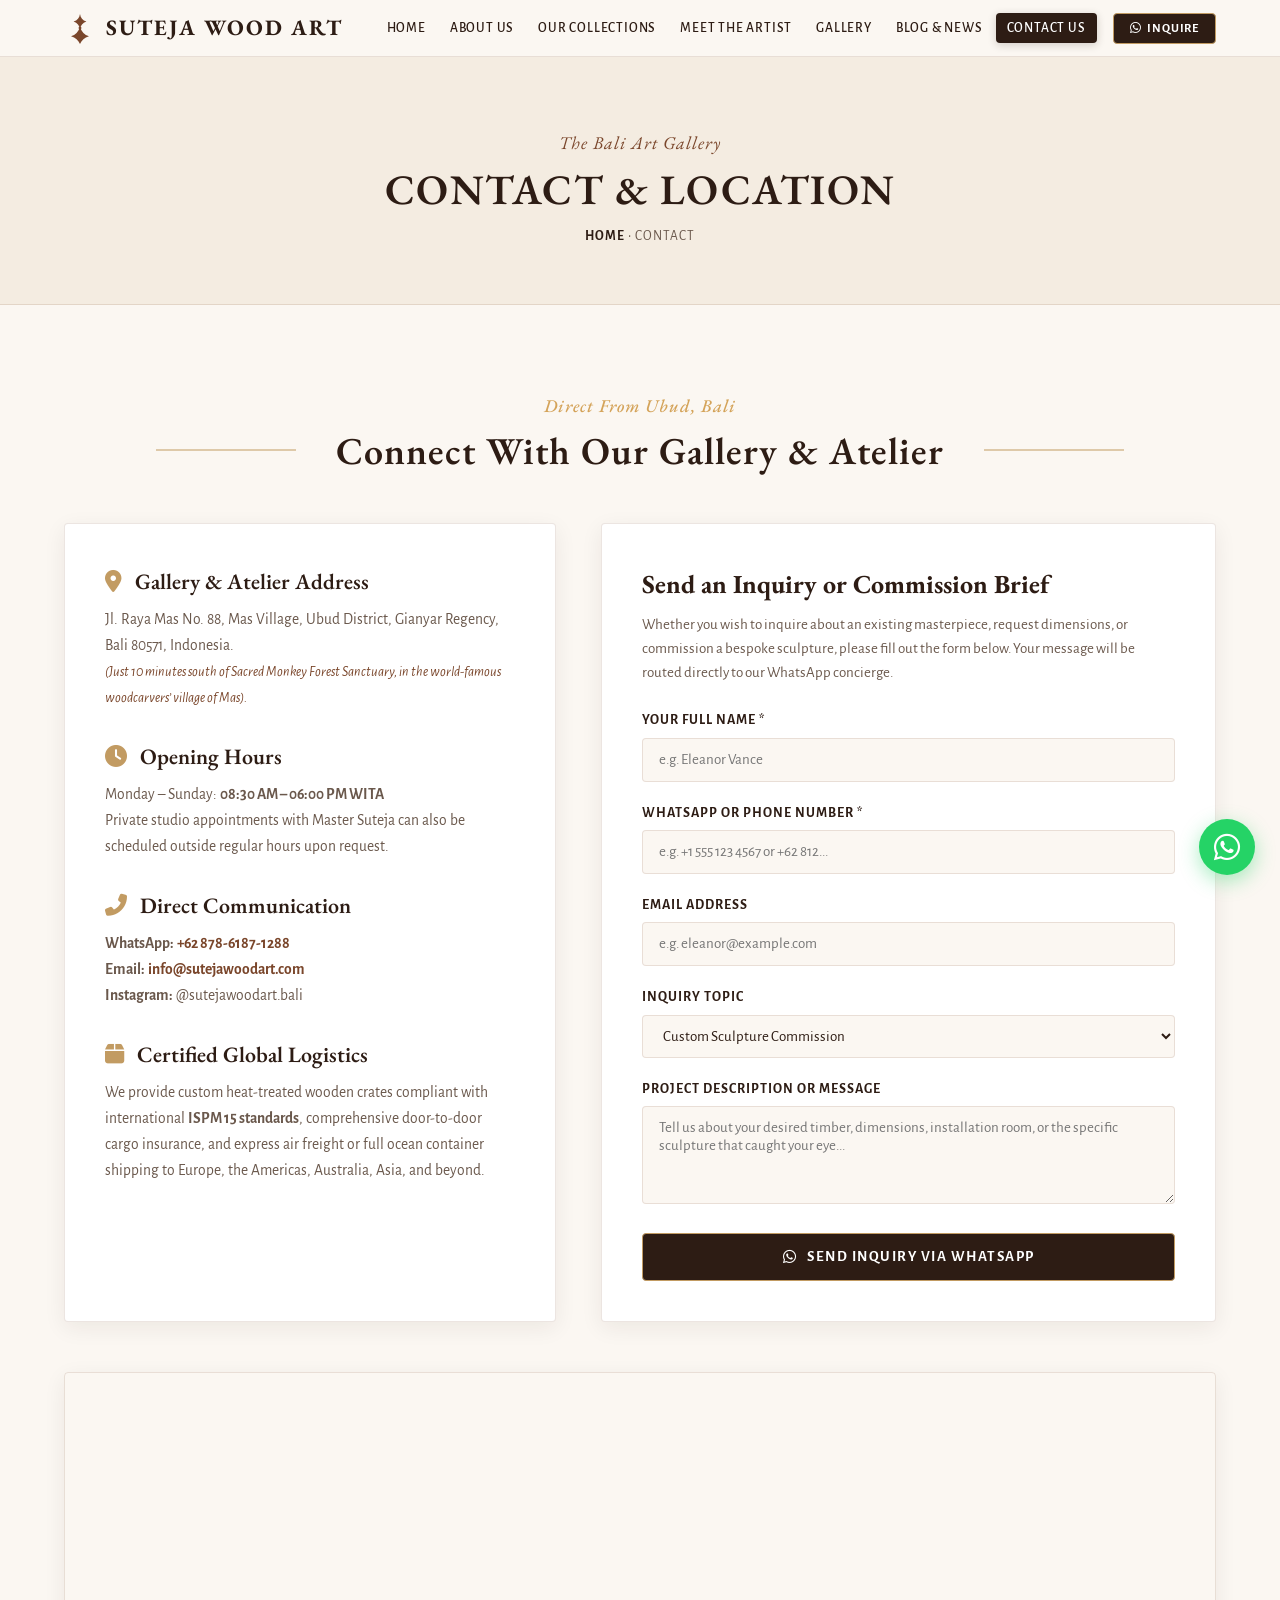
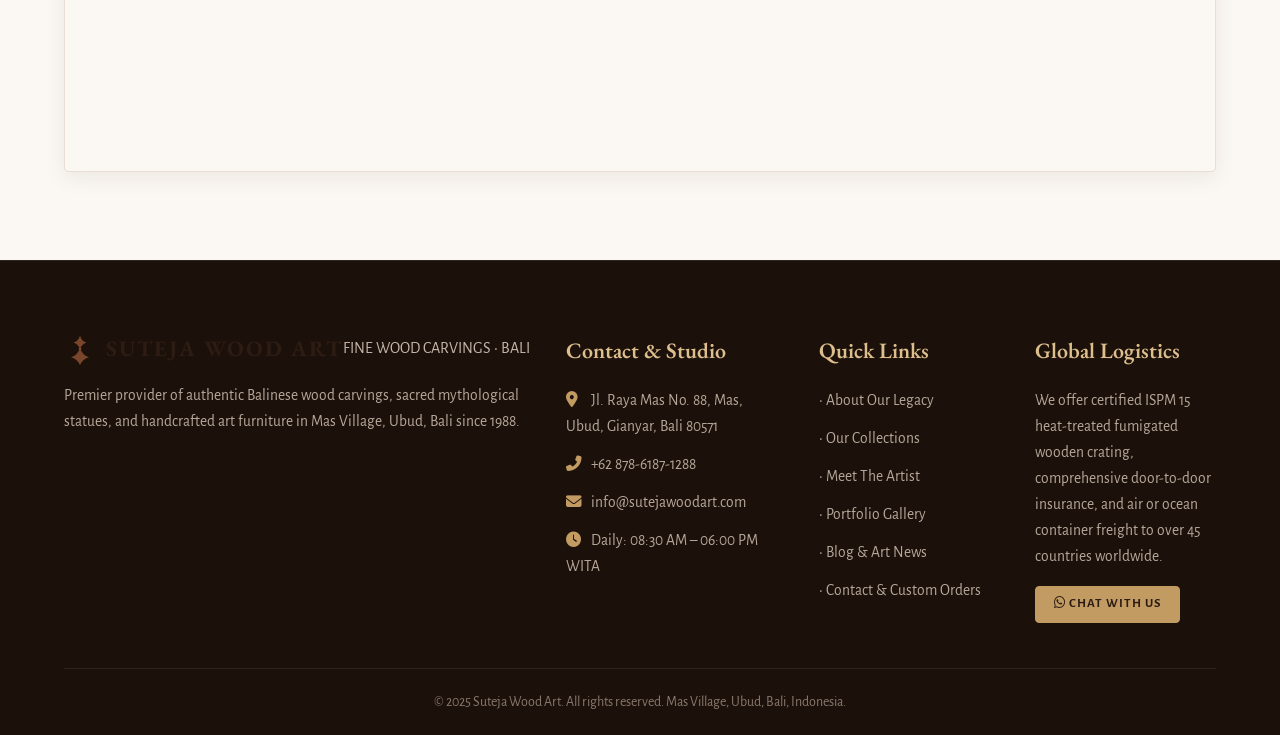
<file: contact.html>
<!DOCTYPE html>
<html lang="en">
<head>
  <meta charset="utf-8">
  <meta name="viewport" content="width=device-width, initial-scale=1, minimum-scale=1.0, shrink-to-fit=no">
  <title>Contact Us | Suteja Wood Art - Fine Wood Carvings &amp; Art Furniture Bali</title>
  <meta name="description" content="Contact Suteja Wood Art in Mas Village, Ubud. Inquire about custom sculpture commissions, private studio visits, and certified worldwide wooden crated delivery. WhatsApp: +62 878-6187-1288.">

  <!-- Fonts: EB Garamond & Alegreya Sans -->
  <link rel="preconnect" href="https://fonts.googleapis.com">
  <link rel="preconnect" href="https://fonts.gstatic.com" crossorigin>
  <link href="https://fonts.googleapis.com/css2?family=Alegreya+Sans:ital,wght@0,300;0,400;0,500;0,700;1,400&family=EB+Garamond:ital,wght@0,400;0,500;0,600;0,700;1,400;1,500&display=swap" rel="stylesheet">

  <!-- Icons: Font Awesome 6 -->
  <link rel="stylesheet" href="https://cdnjs.cloudflare.com/ajax/libs/font-awesome/6.5.1/css/all.min.css">

  <!-- Master Stylesheet (Warm Balinese Wood Nuance) -->
  <link rel="stylesheet" href="css/style.css">
  <link rel="icon" href="images/logo_emblem.jpg">
</head>
<body>

  <!-- ==========================================================================
       HEADER & NAVIGATION
       ========================================================================== -->
  <header id="header">
    <div class="header-body">
      <div class="container-global head-inner">
        <!-- Logo -->
        <a href="index.html" class="brand-logo-wrap" aria-label="Suteja Wood Art">
          <svg class="brand-emblem-svg" viewBox="0 0 100 100" fill="currentColor">
            <path d="M50 6 C48 18, 42 26, 30 30 C42 34, 48 42, 50 54 C52 42, 58 34, 70 30 C58 26, 52 18, 50 6 Z M50 48 C45 62, 36 72, 22 76 C36 80, 45 90, 50 100 C55 90, 64 80, 78 76 C64 72, 55 62, 50 48 Z" />
            <circle cx="50" cy="50" r="4.5" />
          </svg>
          <span class="brand-main-title">SUTEJA WOOD ART</span>
        </a>

        <!-- Desktop Navigation -->
        <nav class="header-nav">
          <ul class="nav-menu-list">
            <li><a href="index.html">Home</a></li>
            <li><a href="about.html">About Us</a></li>
            <li><a href="collections.html">Our Collections</a></li>
            <li><a href="artist.html">Meet The Artist</a></li>
            <li><a href="gallery.html">Gallery</a></li>
            <li><a href="blog.html">Blog &amp; News</a></li>
            <li><a href="contact.html" class="active">Contact Us</a></li>
          </ul>

          <a class="btn-book-atas" href="https://wa.me/6287861871288" target="_blank" aria-label="Chat on WhatsApp">
            <i class="fab fa-whatsapp"></i> Inquire
          </a>

          <!-- Mobile Hamburger -->
          <button class="b-p-bg-color" id="menuButton" aria-label="Open Mobile Menu">
            <div class="bar1"></div>
            <div class="bar2"></div>
            <div class="bar3"></div>
          </button>
        </nav>
      </div>
    </div>
  </header>

  <!-- Mobile Drawer Menu Overlay -->
  <div class="menu-box" id="menuWrapper">
    <button id="close" aria-label="Close Mobile Menu">&times;</button>
    <div class="container-global menu-tour">
      <div style="margin-bottom: 25px;">
        <span class="brand-main-title">SUTEJA WOOD ART</span>
      </div>
      <ul>
        <li><a href="index.html" class="mobile-nav-link">Home</a></li>
        <li><a href="about.html" class="mobile-nav-link">About Us</a></li>
        <li><a href="collections.html" class="mobile-nav-link">Our Collections</a></li>
        <li><a href="artist.html" class="mobile-nav-link">Meet The Artist</a></li>
        <li><a href="gallery.html" class="mobile-nav-link">Gallery</a></li>
        <li><a href="blog.html" class="mobile-nav-link">Blog &amp; News</a></li>
        <li><a href="contact.html" class="mobile-nav-link active">Contact Us</a></li>
        <li><a href="https://wa.me/6287861871288" target="_blank" style="color: #25d366;"><i class="fab fa-whatsapp"></i> Chat on WhatsApp</a></li>
      </ul>
    </div>
  </div>

  <!-- ==========================================================================
       INNER PAGE BANNER
       ========================================================================== -->
  <section class="inner-page-banner">
    <div class="container-global">
      <span class="sp-atas">The Bali Art Gallery</span>
      <h1>CONTACT &amp; LOCATION</h1>
      <div class="breadcrumb-nav">
        <a href="index.html">HOME</a> &bull; CONTACT
      </div>
    </div>
  </section>

  <!-- ==========================================================================
       CONTACT & COMMISSION SECTION
       ========================================================================== -->
  <section class="pad6rem">
    <div class="container-global">
      <div class="title-why2">
        <span class="sp-atas">Direct From Ubud, Bali</span>
        <h2>Connect With Our Gallery &amp; Atelier</h2>
      </div>

      <div class="contact-layout">

        <!-- Left: Studio Details Panel -->
        <div class="contact-info-panel">
          <div class="contact-info-block">
            <h4><i class="fas fa-map-marker-alt" style="color: var(--gold); margin-right: 8px;"></i> Gallery &amp; Atelier Address</h4>
            <p>
              Jl. Raya Mas No. 88, Mas Village, Ubud District, Gianyar Regency, Bali 80571, Indonesia.<br>
              <em style="color: var(--wood-brown); font-size: 14px;">(Just 10 minutes south of Sacred Monkey Forest Sanctuary, in the world-famous woodcarvers’ village of Mas).</em>
            </p>
          </div>

          <div class="contact-info-block">
            <h4><i class="fas fa-clock" style="color: var(--gold); margin-right: 8px;"></i> Opening Hours</h4>
            <p>
              Monday – Sunday: <strong>08:30 AM – 06:00 PM WITA</strong><br>
              Private studio appointments with Master Suteja can also be scheduled outside regular hours upon request.
            </p>
          </div>

          <div class="contact-info-block">
            <h4><i class="fas fa-phone-alt" style="color: var(--gold); margin-right: 8px;"></i> Direct Communication</h4>
            <p>
              <strong>WhatsApp:</strong> <a href="https://wa.me/6287861871288" target="_blank" style="color: var(--wood-brown); font-weight: 600;">+62 878-6187-1288</a><br>
              <strong>Email:</strong> <a href="mailto:info@sutejawoodart.com" style="color: var(--wood-brown); font-weight: 600;">info@sutejawoodart.com</a><br>
              <strong>Instagram:</strong> @sutejawoodart.bali
            </p>
          </div>

          <div class="contact-info-block">
            <h4><i class="fas fa-box" style="color: var(--gold); margin-right: 8px;"></i> Certified Global Logistics</h4>
            <p>
              We provide custom heat-treated wooden crates compliant with international <strong>ISPM 15 standards</strong>, comprehensive door-to-door cargo insurance, and express air freight or full ocean container shipping to Europe, the Americas, Australia, Asia, and beyond.
            </p>
          </div>
        </div>

        <!-- Right: Inquiry / Custom Commission Form -->
        <div class="contact-form-box">
          <h3 style="font-family: var(--primtext); font-size: 26px; color: var(--wood-dark); margin-bottom: 8px;">
            Send an Inquiry or Commission Brief
          </h3>
          <p style="font-size: 15px; color: var(--wood-muted); margin-bottom: 24px; line-height: 24px;">
            Whether you wish to inquire about an existing masterpiece, request dimensions, or commission a bespoke sculpture, please fill out the form below. Your message will be routed directly to our WhatsApp concierge.
          </p>

          <form id="contactForm">
            <div class="form-group-taksu">
              <label for="name">Your Full Name *</label>
              <input type="text" id="name" name="name" class="form-control-taksu" placeholder="e.g. Eleanor Vance" required>
            </div>

            <div class="form-group-taksu">
              <label for="phone">WhatsApp or Phone Number *</label>
              <input type="tel" id="phone" name="phone" class="form-control-taksu" placeholder="e.g. +1 555 123 4567 or +62 812..." required>
            </div>

            <div class="form-group-taksu">
              <label for="email">Email Address</label>
              <input type="email" id="email" name="email" class="form-control-taksu" placeholder="e.g. eleanor@example.com">
            </div>

            <div class="form-group-taksu">
              <label for="subject">Inquiry Topic</label>
              <select id="subject" name="subject" class="form-control-taksu">
                <option value="Custom Sculpture Commission">Custom Sculpture Commission</option>
                <option value="Live-Edge Dining Table Inquiry">Live-Edge Dining Table Inquiry</option>
                <option value="Collection Artwork Pricing &amp; Availability">Collection Artwork Pricing &amp; Availability</option>
                <option value="Private Studio Tour in Ubud">Private Studio Tour in Ubud</option>
                <option value="Worldwide ISPM 15 Shipping Question">Worldwide ISPM 15 Shipping Question</option>
                <option value="Other Art Inquiry">Other Art Inquiry</option>
              </select>
            </div>

            <div class="form-group-taksu">
              <label for="message">Project Description or Message</label>
              <textarea id="message" name="message" class="form-control-taksu" rows="4" placeholder="Tell us about your desired timber, dimensions, installation room, or the specific sculpture that caught your eye..."></textarea>
            </div>

            <button type="submit" class="form-submit-btn-taksu">
              <i class="fab fa-whatsapp"></i> Send Inquiry via WhatsApp
            </button>
          </form>
        </div>

      </div>

      <!-- Google Maps Embed -->
      <div class="map-container-taksu">
        <iframe 
          title="Suteja Wood Art Gallery Location in Mas Ubud Bali"
          src="https://www.google.com/maps/embed?pb=!1m18!1m12!1m3!1d15783.504283842104!2d115.26521748281249!3d-8.536964799999996!2m3!1f0!2f0!3f0!3m2!1i1024!2i768!4f13.1!3m3!1m2!1s0x2dd23d707f1b7473%3A0xe67396695bce1354!2sMas%2C%20Ubud%2C%20Gianyar%20Regency%2C%20Bali!5e0!3m2!1sen!2sid!4v1700000000000!5m2!1sen!2sid"
          loading="lazy" 
          referrerpolicy="no-referrer-when-downgrade">
        </iframe>
      </div>

    </div>
  </section>

  <!-- ==========================================================================
       FOOTER
       ========================================================================== -->
  <footer id="footer" class="foot-style">
    <div class="container-global">
      <div class="footer-grid-row">
        <div>
          <div class="brand-logo-wrap" style="margin-bottom: 18px;">
            <svg class="brand-emblem-svg" viewBox="0 0 100 100" fill="currentColor">
              <path d="M50 6 C48 18, 42 26, 30 30 C42 34, 48 42, 50 54 C52 42, 58 34, 70 30 C58 26, 52 18, 50 6 Z M50 48 C45 62, 36 72, 22 76 C36 80, 45 90, 50 100 C55 90, 64 80, 78 76 C64 72, 55 62, 50 48 Z" />
              <circle cx="50" cy="50" r="4.5" />
            </svg>
            <div class="brand-logo-text">
              <span class="brand-main-title">SUTEJA WOOD ART</span>
              <span class="brand-sub-title">FINE WOOD CARVINGS &bull; BALI</span>
            </div>
          </div>
          <p class="text-foot">
            Premier provider of authentic Balinese wood carvings, sacred mythological statues, and handcrafted art furniture in Mas Village, Ubud, Bali since 1988.
          </p>
        </div>

        <div>
          <h3 class="title-foot-default">Contact &amp; Studio</h3>
          <p class="text-foot"><i class="fas fa-map-marker-alt"></i> Jl. Raya Mas No. 88, Mas, Ubud, Gianyar, Bali 80571</p>
          <p class="text-foot"><i class="fas fa-phone-alt"></i> +62 878-6187-1288</p>
          <p class="text-foot"><i class="fas fa-envelope"></i> info@sutejawoodart.com</p>
          <p class="text-foot"><i class="fas fa-clock"></i> Daily: 08:30 AM – 06:00 PM WITA</p>
        </div>

        <div>
          <h3 class="title-foot-default">Quick Links</h3>
          <p class="text-foot"><a href="about.html">&bull; About Our Legacy</a></p>
          <p class="text-foot"><a href="collections.html">&bull; Our Collections</a></p>
          <p class="text-foot"><a href="artist.html">&bull; Meet The Artist</a></p>
          <p class="text-foot"><a href="gallery.html">&bull; Portfolio Gallery</a></p>
          <p class="text-foot"><a href="blog.html">&bull; Blog &amp; Art News</a></p>
          <p class="text-foot"><a href="contact.html">&bull; Contact &amp; Custom Orders</a></p>
        </div>

        <div>
          <h3 class="title-foot-default">Global Logistics</h3>
          <p class="text-foot">
            We offer certified ISPM 15 heat-treated fumigated wooden crating, comprehensive door-to-door insurance, and air or ocean container freight to over 45 countries worldwide.
          </p>
          <div style="margin-top: 16px;">
            <a href="https://wa.me/6287861871288" target="_blank" class="btn-detail-taksu" style="background: var(--gold); color: var(--wood-dark) !important;">
              <i class="fab fa-whatsapp"></i> Chat with Us
            </a>
          </div>
        </div>
      </div>

      <div class="foot-style-2">
        <p class="text-footer">
          &copy; 2025 Suteja Wood Art. All rights reserved. Mas Village, Ubud, Bali, Indonesia.
        </p>
      </div>
    </div>
  </footer>

  <!-- Floating WhatsApp -->
  <div class="fixwa">
    <a href="https://wa.me/6287861871288?text=Hello%20Suteja%20Wood%20Art,%20I%20am%20inquiring%20about%20visiting%20your%20studio" target="_blank" class="whatsapp-btn" aria-label="Chat on WhatsApp">
      <i class="fab fa-whatsapp"></i>
    </a>
  </div>

  <script src="js/app.js"></script>
</body>
</html>
</file>
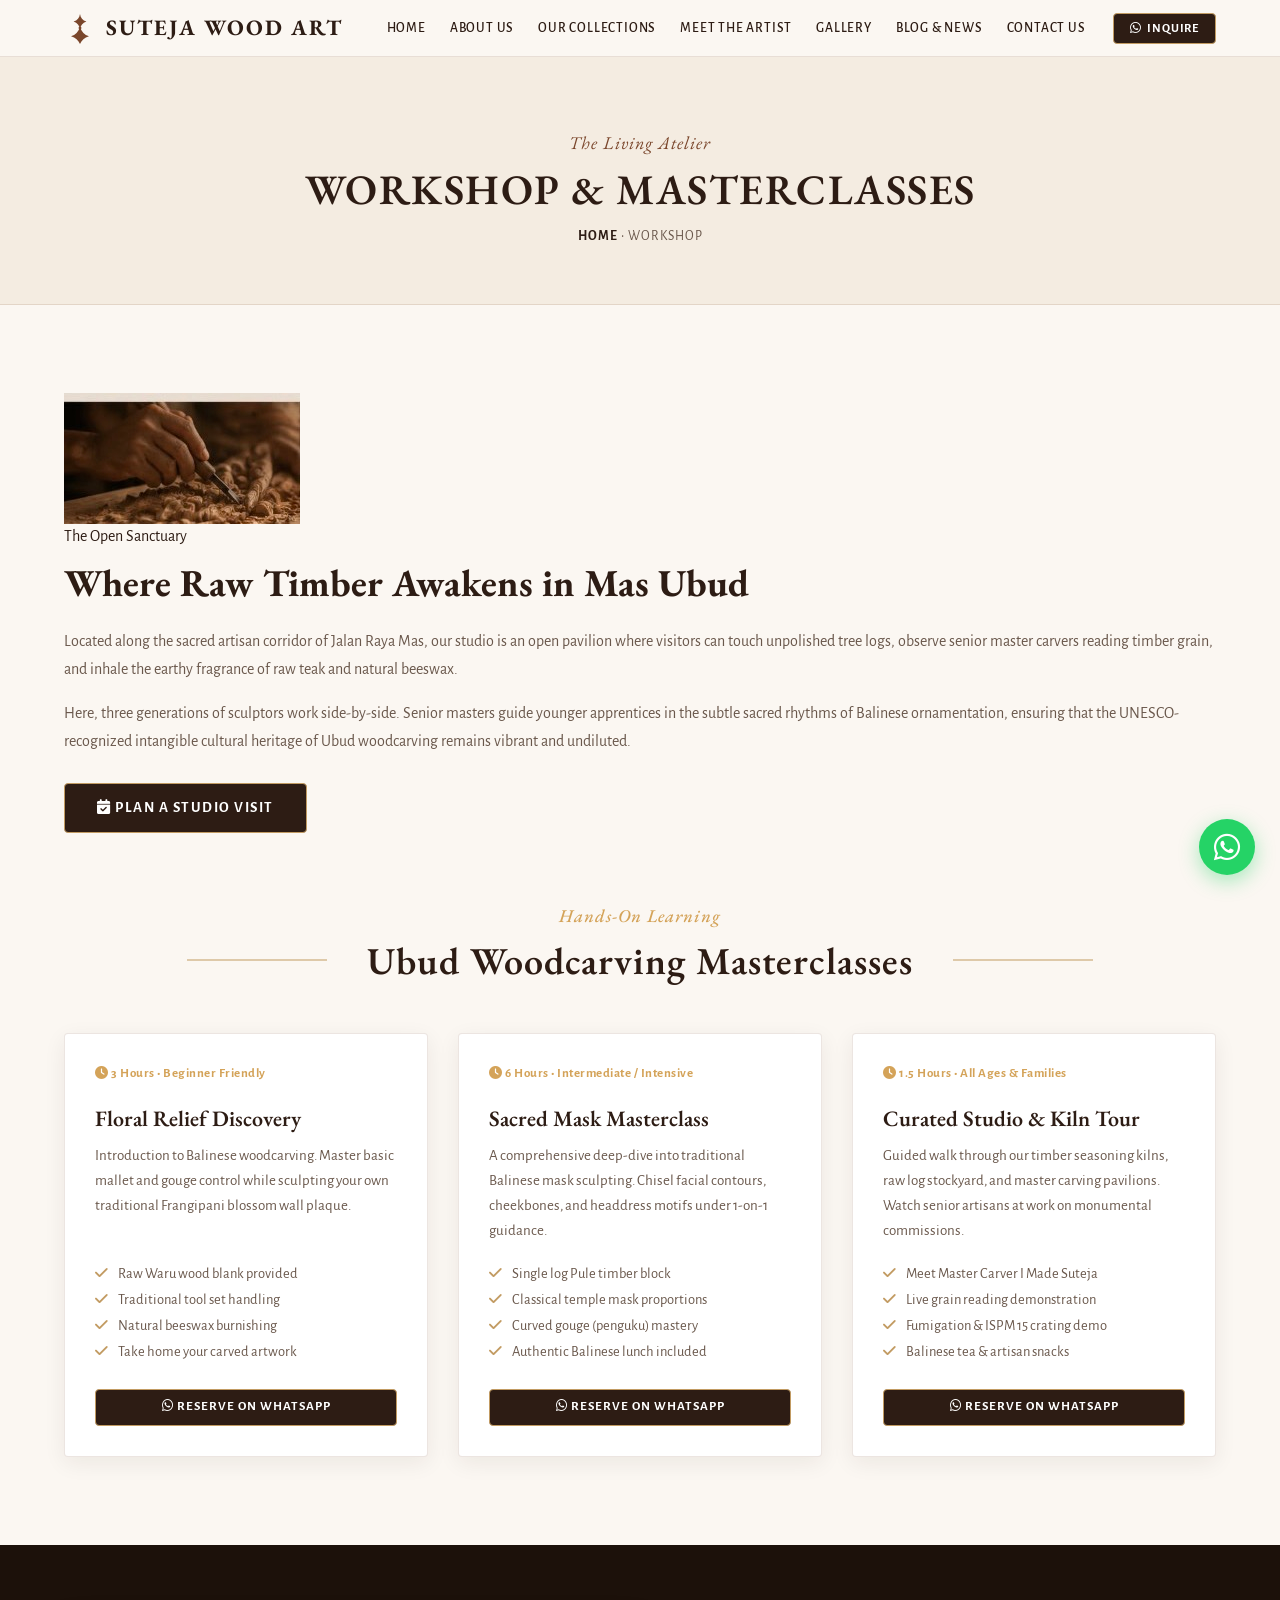
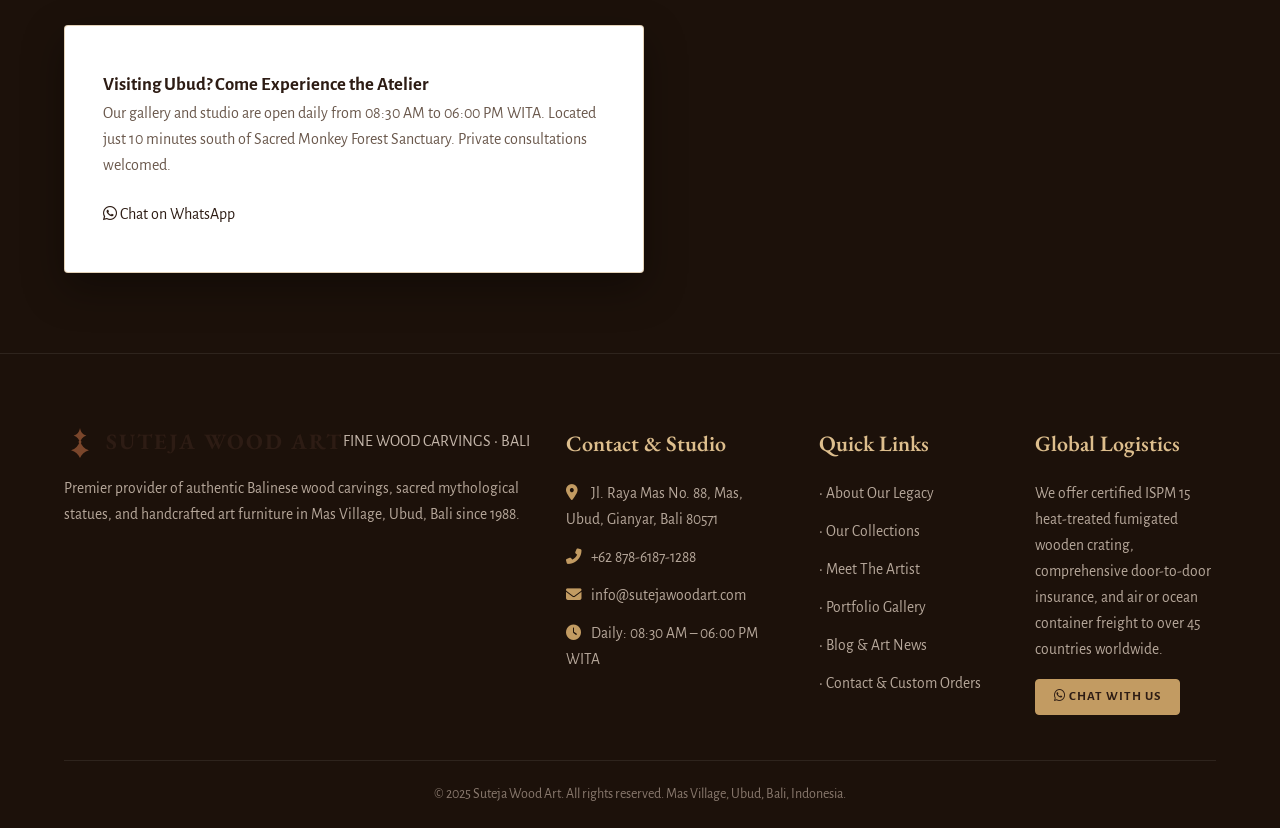
<file: workshop.html>
<!DOCTYPE html>
<html lang="en">
<head>
  <meta charset="utf-8">
  <meta name="viewport" content="width=device-width, initial-scale=1, minimum-scale=1.0, shrink-to-fit=no">
  <title>Workshop &amp; Studio Experiences | Suteja Wood Art Bali</title>
  <meta name="description" content="Visit our authentic woodcarving studio in Mas Village, Ubud. Book half-day and full-day Balinese woodcarving masterclasses with Master Suteja.">

  <!-- Fonts: EB Garamond & Alegreya Sans -->
  <link rel="preconnect" href="https://fonts.googleapis.com">
  <link rel="preconnect" href="https://fonts.gstatic.com" crossorigin>
  <link href="https://fonts.googleapis.com/css2?family=Alegreya+Sans:ital,wght@0,300;0,400;0,500;0,700;1,400&family=EB+Garamond:ital,wght@0,400;0,500;0,600;0,700;1,400;1,500&display=swap" rel="stylesheet">

  <!-- Icons: Font Awesome 6 -->
  <link rel="stylesheet" href="https://cdnjs.cloudflare.com/ajax/libs/font-awesome/6.5.1/css/all.min.css">

  <!-- Master Stylesheet (Warm Balinese Wood Nuance) -->
  <link rel="stylesheet" href="css/style.css">
  <link rel="icon" href="images/logo_emblem.jpg">
</head>
<body>

  <!-- ==========================================================================
       HEADER & NAVIGATION
       ========================================================================== -->
  <header id="header">
    <div class="header-body">
      <div class="container-global head-inner">
        <!-- Logo -->
        <a href="index.html" class="brand-logo-wrap" aria-label="Suteja Wood Art">
          <svg class="brand-emblem-svg" viewBox="0 0 100 100" fill="currentColor">
            <path d="M50 6 C48 18, 42 26, 30 30 C42 34, 48 42, 50 54 C52 42, 58 34, 70 30 C58 26, 52 18, 50 6 Z M50 48 C45 62, 36 72, 22 76 C36 80, 45 90, 50 100 C55 90, 64 80, 78 76 C64 72, 55 62, 50 48 Z" />
            <circle cx="50" cy="50" r="4.5" />
          </svg>
          <span class="brand-main-title">SUTEJA WOOD ART</span>
        </a>

        <!-- Desktop Navigation -->
        <nav class="header-nav">
          <ul class="nav-menu-list">
            <li><a href="index.html">Home</a></li>
            <li><a href="about.html">About Us</a></li>
            <li><a href="collections.html">Our Collections</a></li>
            <li><a href="artist.html">Meet The Artist</a></li>
            <li><a href="gallery.html">Gallery</a></li>
            <li><a href="blog.html">Blog &amp; News</a></li>
            <li><a href="contact.html">Contact Us</a></li>
          </ul>

          <a class="btn-book-atas" href="https://wa.me/6287861871288" target="_blank" aria-label="Chat on WhatsApp">
            <i class="fab fa-whatsapp"></i> Inquire
          </a>

          <!-- Mobile Hamburger -->
          <button class="b-p-bg-color" id="menuButton" aria-label="Open Mobile Menu">
            <div class="bar1"></div>
            <div class="bar2"></div>
            <div class="bar3"></div>
          </button>
        </nav>
      </div>
    </div>
  </header>

  <!-- Mobile Drawer Menu Overlay -->
  <div class="menu-box" id="menuWrapper">
    <button id="close" aria-label="Close Mobile Menu">&times;</button>
    <div class="container-global menu-tour">
      <div style="margin-bottom: 25px;">
        <span class="brand-main-title">SUTEJA WOOD ART</span>
      </div>
      <ul>
        <li><a href="index.html" class="mobile-nav-link">Home</a></li>
        <li><a href="about.html" class="mobile-nav-link">About Us</a></li>
        <li><a href="collections.html" class="mobile-nav-link">Our Collections</a></li>
        <li><a href="artist.html" class="mobile-nav-link">Meet The Artist</a></li>
        <li><a href="gallery.html" class="mobile-nav-link">Gallery</a></li>
        <li><a href="blog.html" class="mobile-nav-link">Blog &amp; News</a></li>
        <li><a href="contact.html" class="mobile-nav-link">Contact Us</a></li>
        <li><a href="https://wa.me/6287861871288" target="_blank" style="color: #25d366;"><i class="fab fa-whatsapp"></i> Chat on WhatsApp</a></li>
      </ul>
    </div>
  </div>

  <!-- ==========================================================================
       INNER PAGE BANNER
       ========================================================================== -->
  <section class="inner-page-banner">
    <div class="container-global">
      <span class="sp-atas">The Living Atelier</span>
      <h1>WORKSHOP &amp; MASTERCLASSES</h1>
      <div class="breadcrumb-nav">
        <a href="index.html">HOME</a> &bull; WORKSHOP
      </div>
    </div>
  </section>

  <!-- ==========================================================================
       ATELIER OVERVIEW SECTION
       ========================================================================== -->
  <section class="pad6rem">
    <div class="container-global">
      <div class="grid-2-col" style="align-items: center; margin-bottom: 70px;">
        <div class="about-img-box">
          <img src="images/artisan_hands.jpg" alt="Master Sculptor Chiseling in Mas Ubud" loading="lazy">
        </div>
        <div>
          <span class="sp-atas" style="display: block; margin-bottom: 10px;">The Open Sanctuary</span>
          <h2 style="font-family: var(--primtext); font-size: 38px; color: var(--wood-dark); margin-bottom: 20px; line-height: 1.25;">
            Where Raw Timber Awakens in Mas Ubud
          </h2>
          <p style="font-size: 16px; color: var(--wood-muted); line-height: 28px; margin-bottom: 16px;">
            Located along the sacred artisan corridor of Jalan Raya Mas, our studio is an open pavilion where visitors can touch unpolished tree logs, observe senior master carvers reading timber grain, and inhale the earthy fragrance of raw teak and natural beeswax.
          </p>
          <p style="font-size: 16px; color: var(--wood-muted); line-height: 28px; margin-bottom: 28px;">
            Here, three generations of sculptors work side-by-side. Senior masters guide younger apprentices in the subtle sacred rhythms of Balinese ornamentation, ensuring that the UNESCO-recognized intangible cultural heritage of Ubud woodcarving remains vibrant and undiluted.
          </p>
          <a href="contact.html" class="btn-slid1">
            <i class="fas fa-calendar-check"></i> Plan a Studio Visit
          </a>
        </div>
      </div>

      <!-- Masterclasses Grid -->
      <div class="title-why2">
        <span class="sp-atas">Hands-On Learning</span>
        <h2>Ubud Woodcarving Masterclasses</h2>
      </div>

      <div class="blog-grid-row">
        <!-- Class 1 -->
        <div class="blog-card" style="padding: 30px;">
          <div class="blog-meta" style="font-weight: 600;"><i class="fas fa-clock"></i> 3 Hours &bull; Beginner Friendly</div>
          <h3 class="blog-card-title" style="margin-top: 10px;">Floral Relief Discovery</h3>
          <p class="blog-card-desc">
            Introduction to Balinese woodcarving. Master basic mallet and gouge control while sculpting your own traditional Frangipani blossom wall plaque.
          </p>
          <ul style="list-style: none; padding: 0; margin-bottom: 24px; font-size: 14.5px; color: var(--wood-muted); line-height: 26px;">
            <li><i class="fas fa-check" style="color: var(--gold); margin-right: 8px;"></i> Raw Waru wood blank provided</li>
            <li><i class="fas fa-check" style="color: var(--gold); margin-right: 8px;"></i> Traditional tool set handling</li>
            <li><i class="fas fa-check" style="color: var(--gold); margin-right: 8px;"></i> Natural beeswax burnishing</li>
            <li><i class="fas fa-check" style="color: var(--gold); margin-right: 8px;"></i> Take home your carved artwork</li>
          </ul>
          <a href="https://wa.me/6287861871288?text=Hello%20Suteja%20Wood%20Art,%20I%20would%20like%20to%20reserve%20the%20Half-Day%20Floral%20Relief%20Woodcarving%20Class" target="_blank" class="btn-detail-taksu" style="text-align: center; justify-content: center;">
            <i class="fab fa-whatsapp"></i> Reserve on WhatsApp
          </a>
        </div>

        <!-- Class 2 -->
        <div class="blog-card" style="padding: 30px;">
          <div class="blog-meta" style="font-weight: 600;"><i class="fas fa-clock"></i> 6 Hours &bull; Intermediate / Intensive</div>
          <h3 class="blog-card-title" style="margin-top: 10px;">Sacred Mask Masterclass</h3>
          <p class="blog-card-desc">
            A comprehensive deep-dive into traditional Balinese mask sculpting. Chisel facial contours, cheekbones, and headdress motifs under 1-on-1 guidance.
          </p>
          <ul style="list-style: none; padding: 0; margin-bottom: 24px; font-size: 14.5px; color: var(--wood-muted); line-height: 26px;">
            <li><i class="fas fa-check" style="color: var(--gold); margin-right: 8px;"></i> Single log Pule timber block</li>
            <li><i class="fas fa-check" style="color: var(--gold); margin-right: 8px;"></i> Classical temple mask proportions</li>
            <li><i class="fas fa-check" style="color: var(--gold); margin-right: 8px;"></i> Curved gouge (penguku) mastery</li>
            <li><i class="fas fa-check" style="color: var(--gold); margin-right: 8px;"></i> Authentic Balinese lunch included</li>
          </ul>
          <a href="https://wa.me/6287861871288?text=Hello%20Suteja%20Wood%20Art,%20I%20would%20like%20to%20reserve%20the%20Full-Day%20Mask%20Masterclass" target="_blank" class="btn-detail-taksu" style="text-align: center; justify-content: center;">
            <i class="fab fa-whatsapp"></i> Reserve on WhatsApp
          </a>
        </div>

        <!-- Class 3 -->
        <div class="blog-card" style="padding: 30px;">
          <div class="blog-meta" style="font-weight: 600;"><i class="fas fa-clock"></i> 1.5 Hours &bull; All Ages &amp; Families</div>
          <h3 class="blog-card-title" style="margin-top: 10px;">Curated Studio &amp; Kiln Tour</h3>
          <p class="blog-card-desc">
            Guided walk through our timber seasoning kilns, raw log stockyard, and master carving pavilions. Watch senior artisans at work on monumental commissions.
          </p>
          <ul style="list-style: none; padding: 0; margin-bottom: 24px; font-size: 14.5px; color: var(--wood-muted); line-height: 26px;">
            <li><i class="fas fa-check" style="color: var(--gold); margin-right: 8px;"></i> Meet Master Carver I Made Suteja</li>
            <li><i class="fas fa-check" style="color: var(--gold); margin-right: 8px;"></i> Live grain reading demonstration</li>
            <li><i class="fas fa-check" style="color: var(--gold); margin-right: 8px;"></i> Fumigation &amp; ISPM 15 crating demo</li>
            <li><i class="fas fa-check" style="color: var(--gold); margin-right: 8px;"></i> Balinese tea &amp; artisan snacks</li>
          </ul>
          <a href="https://wa.me/6287861871288?text=Hello%20Suteja%20Wood%20Art,%20I%20would%20like%20to%20schedule%20a%20Private%20Studio%20Tour" target="_blank" class="btn-detail-taksu" style="text-align: center; justify-content: center;">
            <i class="fab fa-whatsapp"></i> Reserve on WhatsApp
          </a>
        </div>
      </div>
    </div>
  </section>

  <!-- ==========================================================================
       CONTACT CTA BANNER
       ========================================================================== -->
  <section class="contact-banner-sec">
    <div class="container-global">
      <div class="contact-banner-card">
        <div class="contact-banner-text">
          <h3>Visiting Ubud? Come Experience the Atelier</h3>
          <p>
            Our gallery and studio are open daily from 08:30 AM to 06:00 PM WITA. Located just 10 minutes south of Sacred Monkey Forest Sanctuary. Private consultations welcomed.
          </p>
        </div>
        <div class="contact-banner-btn-wrap">
          <a href="https://wa.me/6287861871288" target="_blank" class="contact-banner-btn">
            <i class="fab fa-whatsapp"></i> Chat on WhatsApp
          </a>
        </div>
      </div>
    </div>
  </section>

  <!-- ==========================================================================
       FOOTER
       ========================================================================== -->
  <footer id="footer" class="foot-style">
    <div class="container-global">
      <div class="footer-grid-row">
        <div>
          <div class="brand-logo-wrap" style="margin-bottom: 18px;">
            <svg class="brand-emblem-svg" viewBox="0 0 100 100" fill="currentColor">
              <path d="M50 6 C48 18, 42 26, 30 30 C42 34, 48 42, 50 54 C52 42, 58 34, 70 30 C58 26, 52 18, 50 6 Z M50 48 C45 62, 36 72, 22 76 C36 80, 45 90, 50 100 C55 90, 64 80, 78 76 C64 72, 55 62, 50 48 Z" />
              <circle cx="50" cy="50" r="4.5" />
            </svg>
            <div class="brand-logo-text">
              <span class="brand-main-title">SUTEJA WOOD ART</span>
              <span class="brand-sub-title">FINE WOOD CARVINGS &bull; BALI</span>
            </div>
          </div>
          <p class="text-foot">
            Premier provider of authentic Balinese wood carvings, sacred mythological statues, and handcrafted art furniture in Mas Village, Ubud, Bali since 1988.
          </p>
        </div>

        <div>
          <h3 class="title-foot-default">Contact &amp; Studio</h3>
          <p class="text-foot"><i class="fas fa-map-marker-alt"></i> Jl. Raya Mas No. 88, Mas, Ubud, Gianyar, Bali 80571</p>
          <p class="text-foot"><i class="fas fa-phone-alt"></i> +62 878-6187-1288</p>
          <p class="text-foot"><i class="fas fa-envelope"></i> info@sutejawoodart.com</p>
          <p class="text-foot"><i class="fas fa-clock"></i> Daily: 08:30 AM – 06:00 PM WITA</p>
        </div>

        <div>
          <h3 class="title-foot-default">Quick Links</h3>
          <p class="text-foot"><a href="about.html">&bull; About Our Legacy</a></p>
          <p class="text-foot"><a href="collections.html">&bull; Our Collections</a></p>
          <p class="text-foot"><a href="artist.html">&bull; Meet The Artist</a></p>
          <p class="text-foot"><a href="gallery.html">&bull; Portfolio Gallery</a></p>
          <p class="text-foot"><a href="blog.html">&bull; Blog &amp; Art News</a></p>
          <p class="text-foot"><a href="contact.html">&bull; Contact &amp; Custom Orders</a></p>
        </div>

        <div>
          <h3 class="title-foot-default">Global Logistics</h3>
          <p class="text-foot">
            We offer certified ISPM 15 heat-treated fumigated wooden crating, comprehensive door-to-door insurance, and air or ocean container freight to over 45 countries worldwide.
          </p>
          <div style="margin-top: 16px;">
            <a href="https://wa.me/6287861871288" target="_blank" class="btn-detail-taksu" style="background: var(--gold); color: var(--wood-dark) !important;">
              <i class="fab fa-whatsapp"></i> Chat with Us
            </a>
          </div>
        </div>
      </div>

      <div class="foot-style-2">
        <p class="text-footer">
          &copy; 2025 Suteja Wood Art. All rights reserved. Mas Village, Ubud, Bali, Indonesia.
        </p>
      </div>
    </div>
  </footer>

  <!-- Floating WhatsApp -->
  <div class="fixwa">
    <a href="https://wa.me/6287861871288?text=Hello%20Suteja%20Wood%20Art,%20I%20am%20inquiring%20about%20your%20woodcarving%20workshops" target="_blank" class="whatsapp-btn" aria-label="Chat on WhatsApp">
      <i class="fab fa-whatsapp"></i>
    </a>
  </div>

  <script src="js/app.js"></script>
</body>
</html>
</file>
<file: css/style.css>
/* ==========================================================================
   SUTEJA WOOD ART - Taksu Bali Layout with Warm Balinese Wood Color Palette
   ========================================================================== */

@import url('https://fonts.googleapis.com/css2?family=Alegreya+Sans:ital,wght@0,300;0,400;0,500;0,700;1,400&family=EB+Garamond:ital,wght@0,400;0,500;0,600;0,700;1,400;1,500&display=swap');

:root {
  /* Nuansa Warna Desain Lama (Warm Balinese Artisan Wood) */
  --bg-page: #fbf7f2;
  --bg-cream: #f4ece1;
  --bg-card: #ffffff;
  --bg-footer: #1c110a;
  --bg-dark: #24160e;
  
  --wood-dark: #2d1c14;
  --wood-brown: #7a462b;
  --wood-brown-hover: #8f5436;
  --wood-muted: #6a584c;
  --wood-light: #ab9b8e;
  
  --gold: #c29b62;
  --gold-light: #ddbe8d;
  --gold-warm: #d4a359;
  --gold-subtle: rgba(194, 155, 98, 0.15);
  
  --border-card: rgba(122, 70, 43, 0.14);
  --border-light: rgba(45, 28, 20, 0.08);
  --border-gold: rgba(194, 155, 98, 0.45);
  
  --primtext: 'EB Garamond', Georgia, serif;
  --subtext: 'Alegreya Sans', -apple-system, BlinkMacSystemFont, sans-serif;
  
  --radius-sm: 4px;
  --radius-md: 8px;
  --radius-full: 9999px;
  
  --shadow-card: 0 6px 22px rgba(45, 28, 20, 0.07);
  --shadow-hover: 0 14px 34px rgba(45, 28, 20, 0.14);
  --transition: all 0.3s ease;
}

*, *::before, *::after {
  box-sizing: border-box;
  margin: 0;
  padding: 0;
}

html {
  scroll-behavior: smooth;
  font-size: 16px;
}

body {
  font-family: var(--subtext);
  background-color: var(--bg-page);
  color: var(--wood-dark);
  line-height: 1.6;
  -webkit-font-smoothing: antialiased;
  overflow-x: hidden;
}

img {
  max-width: 100%;
  height: auto;
  display: block;
}

a {
  color: inherit;
  text-decoration: none;
  transition: var(--transition);
}

.container-global {
  width: 100%;
  max-width: 1200px;
  margin: 0 auto;
  padding: 0 24px;
}

.pad6rem {
  padding: 5.5rem 0;
}

@media (max-width: 768px) {
  .pad6rem {
    padding: 3.5rem 0 !important;
  }
}

/* ==========================================================================
   HEADER & NAVIGATION (Taksu Bali Navbar with Warm Wood Nuance)
   ========================================================================== */
#header {
  position: sticky;
  top: 0;
  z-index: 1000;
  background-color: rgba(251, 247, 242, 0.98);
  backdrop-filter: blur(8px);
  border-bottom: 1px solid var(--border-card);
  transition: all 0.3s ease;
  width: 100%;
}

#header.scrolled {
  box-shadow: 0 4px 20px rgba(45, 28, 20, 0.1);
  border-bottom: 3px solid var(--gold);
}

.header-body {
  padding: 12px 0;
}

.head-inner {
  display: flex;
  align-items: center;
  justify-content: space-between;
  flex-wrap: nowrap;
  gap: 16px;
  width: 100%;
}

.brand-logo-wrap {
  display: inline-flex;
  align-items: center;
  gap: 10px;
  text-decoration: none;
  white-space: nowrap;
  flex-shrink: 0;
}

.brand-emblem-svg {
  width: 32px;
  height: 32px;
  flex-shrink: 0;
  color: var(--wood-brown);
}

.brand-logo-text {
  display: inline-flex;
  align-items: center;
  white-space: nowrap;
}

.brand-main-title {
  font-family: var(--primtext);
  font-size: 22px;
  font-weight: 700;
  letter-spacing: 2px;
  color: var(--wood-dark);
  line-height: 1;
  text-transform: uppercase;
  white-space: nowrap;
  margin: 0;
}

#header .brand-sub-title,
.menu-tour .brand-sub-title {
  display: none !important;
}

.header-nav {
  display: flex;
  align-items: center;
  flex-wrap: nowrap;
  flex-shrink: 0;
  gap: 8px;
}

.nav-menu-list {
  display: flex;
  align-items: center;
  list-style: none;
  gap: 2px;
  margin: 0;
  padding: 0;
  flex-wrap: nowrap;
}

.nav-menu-list li {
  margin: 0;
  padding: 0;
  white-space: nowrap;
  flex-shrink: 0;
}

.nav-menu-list li a {
  color: var(--wood-dark);
  font-size: 13.5px;
  font-weight: 500;
  letter-spacing: 0.8px;
  font-family: var(--subtext);
  text-transform: uppercase;
  padding: 7px 11px;
  display: inline-block;
  border-radius: var(--radius-sm);
  transition: var(--transition);
  white-space: nowrap;
  line-height: 1.2;
}

.nav-menu-list li a:hover {
  background-color: var(--wood-brown);
  color: #ffffff !important;
}

.nav-menu-list li a.active {
  background-color: var(--wood-dark);
  color: #ffffff !important;
  box-shadow: 0 2px 8px rgba(45, 28, 20, 0.2);
}

.btn-book-atas {
  font-family: var(--subtext);
  background: var(--wood-dark);
  border: 1px solid var(--gold);
  color: #ffffff !important;
  text-transform: uppercase;
  border-radius: var(--radius-sm);
  margin-left: 8px;
  padding: 7px 16px;
  font-weight: 600;
  font-size: 12.5px;
  letter-spacing: 0.8px;
  display: inline-flex;
  align-items: center;
  gap: 6px;
  transition: var(--transition);
  white-space: nowrap;
  flex-shrink: 0;
  line-height: 1.2;
}

.btn-book-atas:hover,
.btn-book-atas.active {
  background: var(--gold);
  color: var(--wood-dark) !important;
  transform: translateY(-1px);
}

/* Mobile Hamburger Button */
.b-p-bg-color {
  display: none;
  background: none;
  border: none;
  cursor: pointer;
  padding: 8px;
  flex-shrink: 0;
}

.b-p-bg-color .bar1,
.b-p-bg-color .bar2,
.b-p-bg-color .bar3 {
  width: 26px;
  height: 2.5px;
  background-color: var(--wood-dark);
  margin: 5px 0;
  transition: 0.4s;
}

.b-p-bg-color .bar2 {
  width: 17px;
  margin-left: auto;
}

/* Mobile Drawer Overlay */
#menuWrapper {
  position: fixed;
  inset: 0;
  background: var(--bg-page);
  z-index: 99999;
  opacity: 0;
  visibility: hidden;
  transition: all 0.35s ease;
  overflow-y: auto;
  padding: 40px 24px;
}

#menuWrapper.show-box {
  opacity: 1;
  visibility: visible;
}

#menuWrapper #close {
  color: var(--wood-dark);
  position: absolute;
  top: 20px;
  right: 24px;
  font-size: 32px;
  background: transparent;
  border: none;
  cursor: pointer;
}

.menu-tour ul {
  list-style: none;
  padding: 0;
  margin-top: 24px;
}

.menu-tour li {
  padding: 14px 0;
  border-bottom: 1px solid var(--border-card);
}

.menu-tour a {
  color: var(--wood-dark);
  text-transform: uppercase;
  font-size: 16px;
  letter-spacing: 1.5px;
  font-family: var(--primtext);
  font-weight: 600;
}

.menu-tour a.active {
  color: var(--wood-brown);
  font-weight: 700;
}

@media (max-width: 1080px) {
  .nav-menu-list, .btn-book-atas {
    display: none !important;
  }
  .b-p-bg-color {
    display: block !important;
  }
}

/* ==========================================================================
   INNER PAGE BANNER (For Subpages)
   ========================================================================== */
.inner-page-banner {
  background: var(--bg-cream);
  padding: 4.5rem 0 3.5rem;
  text-align: center;
  border-bottom: 1px solid var(--border-card);
  position: relative;
}

.inner-page-banner .sp-atas {
  color: var(--wood-brown);
  font-family: var(--primtext);
  font-size: 18px;
  font-style: italic;
  letter-spacing: 1px;
  margin-bottom: 8px;
  display: block;
}

.inner-page-banner h1 {
  font-family: var(--primtext);
  font-size: 42px;
  font-weight: 600;
  letter-spacing: 1.5px;
  color: var(--wood-dark);
  margin-bottom: 12px;
  line-height: 1.15;
}

.breadcrumb-nav {
  font-family: var(--subtext);
  font-size: 13.5px;
  color: var(--wood-muted);
  letter-spacing: 1px;
  text-transform: uppercase;
}

.breadcrumb-nav a {
  color: var(--wood-dark);
  font-weight: 600;
}

.breadcrumb-nav a:hover {
  color: var(--wood-brown);
  text-decoration: underline !important;
}

/* ==========================================================================
   GLOBAL SECTION TITLE (Signature Taksu Bali Line-Through Title)
   ========================================================================== */
.title-why2 {
  text-align: center;
  position: relative;
}

.title-why2 .sp-atas {
  color: var(--gold-warm);
  font-family: var(--primtext);
  font-size: 18px;
  line-height: 25px;
  font-weight: 500;
  text-align: center;
  font-style: italic;
  text-transform: capitalize;
  letter-spacing: 1px;
  margin-bottom: 10px;
  display: block;
}

.title-why2 h2 {
  color: var(--wood-dark);
  font-family: var(--primtext);
  font-size: 38px;
  line-height: 45px;
  font-weight: 600;
  text-transform: capitalize;
  margin-left: auto;
  margin-right: auto;
  letter-spacing: 1px;
  text-align: center;
  max-width: 740px;
  width: fit-content;
  margin-bottom: 50px;
  position: relative;
}

.title-why2 h2:before {
  content: "";
  position: absolute;
  left: -180px;
  top: 50%;
  transform: translateY(-50%);
  height: 1px;
  width: 140px;
  background-color: var(--gold);
}

.title-why2 h2:after {
  content: "";
  position: absolute;
  right: -180px;
  top: 50%;
  transform: translateY(-50%);
  height: 1px;
  width: 140px;
  background-color: var(--gold);
}

@media (max-width: 768px) {
  .title-why2 h2 {
    font-size: 26px;
    line-height: 36px;
    margin-bottom: 30px;
  }
  .title-why2 h2:before,
  .title-why2 h2:after {
    display: none;
  }
  .title-why2 .sp-atas {
    font-size: 16px;
  }
}

/* ==========================================================================
   HERO SLIDER SECTION (.slider-pmt)
   ========================================================================== */
.slider-pmt {
  background: var(--bg-cream);
  padding: 4rem 0 5rem;
  position: relative;
  overflow: hidden;
  border-bottom: 1px solid var(--border-card);
}

.slider-pmt .row {
  display: flex;
  flex-wrap: wrap;
  align-items: center;
}

.slider-pmt .col-left {
  flex: 0 0 52%;
  max-width: 52%;
  padding-right: 5%;
}

.slider-pmt .col-right {
  flex: 0 0 48%;
  max-width: 48%;
}

.wrp-sliderr .sp-atas {
  color: var(--gold-warm);
  font-family: var(--primtext);
  font-size: 20px;
  font-style: italic;
  letter-spacing: 1px;
  margin-bottom: 12px;
  display: block;
}

.slider-pmt h1 {
  font-family: var(--primtext);
  color: var(--wood-dark);
  line-height: 54px;
  font-size: 44px;
  margin-bottom: 22px;
  letter-spacing: 1px;
  font-weight: 600;
}

.slider-pmt p {
  font-family: var(--subtext);
  color: var(--wood-muted);
  font-size: 17px;
  line-height: 29px;
  margin-bottom: 32px;
}

.btn-slid1 {
  background: var(--wood-dark);
  border: 1px solid var(--gold);
  color: #ffffff !important;
  font-family: var(--subtext);
  font-size: 15px;
  text-transform: uppercase;
  border-radius: var(--radius-sm);
  letter-spacing: 1.5px;
  padding: 0.75rem 2rem;
  display: inline-block;
  transition: var(--transition);
  font-weight: 600;
}

.btn-slid1:hover {
  color: var(--wood-dark) !important;
  background: var(--gold);
  transform: translateY(-2px);
}

.img-sliderr {
  height: 520px;
  width: 100%;
  object-fit: cover;
  border-radius: var(--radius-sm);
  box-shadow: var(--shadow-card);
  border: 1px solid var(--border-card);
}

@media (max-width: 992px) {
  .slider-pmt .col-left,
  .slider-pmt .col-right {
    flex: 0 0 100%;
    max-width: 100%;
  }
  .slider-pmt .col-left {
    padding-right: 0;
    margin-bottom: 36px;
    text-align: center;
  }
  .slider-pmt h1 {
    font-size: 32px;
    line-height: 42px;
  }
  .img-sliderr {
    height: 380px;
  }
}

/* ==========================================================================
   ABOUT US SECTION (.about-us)
   ========================================================================== */
.about-us p {
  font-family: var(--subtext);
  font-size: 16px;
  line-height: 28px;
  color: var(--wood-muted);
  text-align: justify;
  margin-bottom: 18px;
}

.about-us p strong,
.about-us p b {
  color: var(--wood-dark) !important;
}

.about-us img {
  object-fit: cover;
  object-position: center;
  border-radius: var(--radius-sm);
  height: 480px;
  width: 100%;
  border: 1px solid var(--border-card);
  box-shadow: var(--shadow-card);
}

.about-us .btn-abt {
  background: var(--wood-dark);
  border: 1px solid var(--gold);
  color: #ffffff !important;
  font-family: var(--subtext);
  text-transform: uppercase;
  font-size: 14.5px;
  border-radius: var(--radius-sm);
  letter-spacing: 1.5px;
  padding: 0.7rem 1.8rem;
  display: inline-block;
  cursor: pointer;
  transition: var(--transition);
  margin-top: 10px;
  font-weight: 600;
}

.about-us .btn-abt:hover {
  background: var(--gold);
  color: var(--wood-dark) !important;
}

/* ==========================================================================
   PRODUCTS (.product) - Signature Taksu Bali Overlapping Card
   ========================================================================== */
.product {
  position: relative;
  background-color: var(--bg-page);
}

.filter-bar-taksu {
  display: flex;
  justify-content: center;
  flex-wrap: wrap;
  gap: 10px;
  margin-bottom: 45px;
}

.filter-btn-taksu {
  background: transparent;
  border: 1px solid var(--border-card);
  color: var(--wood-dark);
  padding: 8px 22px;
  font-family: var(--subtext);
  font-size: 14px;
  border-radius: var(--radius-full);
  letter-spacing: 0.8px;
  cursor: pointer;
  transition: var(--transition);
  font-weight: 500;
}

.filter-btn-taksu:hover,
.filter-btn-taksu.active {
  background: var(--wood-brown);
  border-color: var(--wood-brown);
  color: #ffffff;
}

.product-grid-row {
  display: grid;
  grid-template-columns: repeat(4, 1fr);
  column-gap: 24px;
  row-gap: 75px;
}

@media (max-width: 1100px) {
  .product-grid-row {
    grid-template-columns: repeat(2, 1fr);
  }
}

@media (max-width: 600px) {
  .product-grid-row {
    grid-template-columns: 1fr;
  }
}

.product .card {
  position: relative;
  background: transparent;
  border: none;
  margin-bottom: 40px;
}

.product .card img {
  width: 100%;
  height: 350px;
  object-fit: cover;
  border-radius: var(--radius-sm);
  margin-bottom: -75px;
  position: relative;
  z-index: 1;
  transition: transform 0.4s ease;
  box-shadow: var(--shadow-card);
}

.product .card:hover img {
  transform: scale(1.03);
}

.product .card-body {
  position: relative;
  z-index: 2;
  background: #ffffff;
  border: 1px solid var(--border-card);
  width: 90%;
  margin: 0 auto;
  padding: 22px 18px;
  box-shadow: 0 10px 30px rgba(45, 28, 20, 0.08);
  border-radius: var(--radius-sm);
  text-align: center;
}

.product .card-title {
  font-family: var(--primtext);
  font-size: 21px;
  color: var(--wood-dark);
  line-height: 26px;
  margin-bottom: 6px;
  font-weight: 600;
}

.product .card-text {
  font-family: var(--subtext);
  color: var(--gold-warm);
  font-size: 14px;
  margin-bottom: 14px;
  font-style: italic;
}

.btn-detail-taksu {
  background: var(--wood-dark);
  border: 1px solid var(--gold);
  color: #ffffff !important;
  font-family: var(--subtext);
  font-size: 13px;
  text-transform: uppercase;
  letter-spacing: 1px;
  padding: 7px 18px;
  border-radius: var(--radius-sm);
  display: inline-block;
  transition: var(--transition);
  font-weight: 600;
  cursor: pointer;
}

.btn-detail-taksu:hover {
  background: var(--gold);
  color: var(--wood-dark) !important;
}

/* ==========================================================================
   MEET THE ARTIST SECTION (.artist-section)
   ========================================================================== */
.artist-split-row {
  display: flex;
  align-items: center;
  flex-wrap: wrap;
}

.artist-col-img {
  flex: 0 0 45%;
  max-width: 45%;
  padding-right: 5%;
}

.artist-col-text {
  flex: 0 0 55%;
  max-width: 55%;
}

.artist-img-box img {
  width: 100%;
  height: 490px;
  object-fit: cover;
  border-radius: var(--radius-sm);
  border: 1px solid var(--border-card);
  box-shadow: var(--shadow-card);
}

.artist-col-text .sp-atas {
  color: var(--gold-warm);
  font-family: var(--primtext);
  font-size: 19px;
  font-style: italic;
  letter-spacing: 1px;
  margin-bottom: 10px;
  display: block;
}

.artist-col-text h2 {
  font-family: var(--primtext);
  font-size: 40px;
  font-weight: 600;
  color: var(--wood-dark);
  margin-bottom: 18px;
  line-height: 1.15;
}

.artist-col-text p {
  font-family: var(--subtext);
  font-size: 16px;
  line-height: 28px;
  color: var(--wood-muted);
  margin-bottom: 16px;
}

@media (max-width: 992px) {
  .artist-col-img,
  .artist-col-text {
    flex: 0 0 100%;
    max-width: 100%;
    padding-right: 0;
  }
  .artist-col-img {
    margin-bottom: 30px;
  }
}

/* ==========================================================================
   TESTIMONIALS SECTION (.review)
   ========================================================================== */
.review {
  background: var(--bg-cream);
  padding: 5rem 0 6rem;
  border-top: 1px solid var(--border-card);
  border-bottom: 1px solid var(--border-card);
}

.review-grid-row {
  display: grid;
  grid-template-columns: repeat(3, 1fr);
  gap: 30px;
  margin-top: 45px;
}

@media (max-width: 992px) {
  .review-grid-row {
    grid-template-columns: 1fr;
    row-gap: 55px;
  }
}

.review .card {
  position: relative;
  background: #ffffff;
  border: 1px solid var(--border-card);
  border-radius: var(--radius-sm);
  padding: 48px 24px 28px;
  box-shadow: var(--shadow-card);
  text-align: center;
}

.review .avatar-hanging {
  position: absolute;
  top: -40px;
  left: 50%;
  transform: translateX(-50%);
  width: 78px;
  height: 78px;
  border-radius: 50%;
  object-fit: cover;
  border: 3px solid var(--gold);
  box-shadow: 0 4px 15px rgba(45, 28, 20, 0.15);
}

.review .star-row {
  color: var(--gold-warm);
  font-size: 16px;
  letter-spacing: 2px;
  margin-bottom: 14px;
}

.review p {
  font-family: var(--subtext);
  color: var(--wood-muted);
  font-size: 16px;
  line-height: 28px;
  margin-bottom: 16px;
}

.review .author-name {
  font-family: var(--primtext);
  font-size: 19px;
  color: var(--wood-dark);
  font-weight: 600;
}

.review .author-loc {
  font-size: 13px;
  color: var(--gold-warm);
  text-transform: uppercase;
  letter-spacing: 1px;
}

/* ==========================================================================
   CTA BANNER (.contact .box)
   ========================================================================== */
.contact-banner-sec {
  background-color: var(--bg-footer);
  padding: 5rem 0;
  position: relative;
  overflow: hidden;
}

.contact-banner-row {
  display: flex;
  justify-content: flex-end;
}

.contact-banner-card {
  background: #ffffff;
  border-radius: var(--radius-sm);
  padding: 44px 38px;
  max-width: 580px;
  border: 1px solid var(--border-gold);
  box-shadow: 0 15px 40px rgba(0, 0, 0, 0.35);
}

.contact-banner-card .sp-atas {
  color: var(--gold-warm);
  font-family: var(--primtext);
  font-size: 18px;
  font-style: italic;
  display: block;
  margin-bottom: 8px;
}

.contact-banner-card h2 {
  font-family: var(--primtext);
  font-size: 36px;
  font-weight: 600;
  color: var(--wood-dark);
  margin-bottom: 14px;
  line-height: 1.2;
}

.contact-banner-card p {
  font-family: var(--subtext);
  font-size: 16px;
  line-height: 26px;
  color: var(--wood-muted);
  margin-bottom: 24px;
}

@media (max-width: 768px) {
  .contact-banner-row {
    justify-content: center;
  }
}

/* ==========================================================================
   BLOG & NEWS SECTION (.blog-section)
   ========================================================================== */
.blog-grid-row {
  display: grid;
  grid-template-columns: repeat(3, 1fr);
  gap: 30px;
}

@media (max-width: 992px) {
  .blog-grid-row {
    grid-template-columns: 1fr;
  }
}

.blog-card {
  background: #ffffff;
  border: 1px solid var(--border-card);
  border-radius: var(--radius-sm);
  overflow: hidden;
  box-shadow: var(--shadow-card);
  transition: var(--transition);
  display: flex;
  flex-direction: column;
}

.blog-card:hover {
  transform: translateY(-5px);
  box-shadow: var(--shadow-hover);
}

.blog-card-img {
  height: 240px;
  overflow: hidden;
}

.blog-card-img img {
  width: 100%;
  height: 100%;
  object-fit: cover;
  transition: transform 0.5s ease;
}

.blog-card:hover .blog-card-img img {
  transform: scale(1.06);
}

.blog-card-body {
  padding: 24px;
  display: flex;
  flex-direction: column;
  flex-grow: 1;
}

.blog-meta {
  font-size: 13px;
  color: var(--gold-warm);
  margin-bottom: 10px;
  letter-spacing: 0.5px;
}

.blog-card-title {
  font-family: var(--primtext);
  font-size: 22px;
  font-weight: 600;
  color: var(--wood-dark);
  margin-bottom: 10px;
  line-height: 1.3;
}

.blog-card-desc {
  font-size: 15px;
  color: var(--wood-muted);
  line-height: 25px;
  margin-bottom: 18px;
  flex-grow: 1;
}

.blog-read-more {
  font-family: var(--subtext);
  font-size: 14px;
  font-weight: 600;
  text-transform: uppercase;
  letter-spacing: 1px;
  color: var(--wood-brown);
  display: inline-flex;
  align-items: center;
  gap: 6px;
}

.blog-read-more:hover {
  color: var(--gold-warm);
  gap: 10px;
}

/* ==========================================================================
   GALLERY PAGE GRID (.gallery-showcase-grid)
   ========================================================================== */
.gallery-showcase-grid {
  display: grid;
  grid-template-columns: repeat(3, 1fr);
  gap: 24px;
}

@media (max-width: 992px) {
  .gallery-showcase-grid {
    grid-template-columns: repeat(2, 1fr);
  }
}

@media (max-width: 576px) {
  .gallery-showcase-grid {
    grid-template-columns: 1fr;
  }
}

.gallery-card {
  position: relative;
  overflow: hidden;
  height: 330px;
  cursor: pointer;
  border-radius: var(--radius-sm);
  box-shadow: var(--shadow-card);
}

.gallery-card img {
  width: 100%;
  height: 100%;
  object-fit: cover;
  transition: transform 0.6s ease;
}

.gallery-card:hover img {
  transform: scale(1.08);
}

.gallery-card-overlay {
  position: absolute;
  inset: 0;
  background: linear-gradient(to top, rgba(28, 17, 10, 0.92) 0%, rgba(28, 17, 10, 0.3) 60%, transparent 100%);
  display: flex;
  flex-direction: column;
  justify-content: flex-end;
  padding: 24px;
  opacity: 0;
  transition: var(--transition);
  color: #fff;
}

.gallery-card:hover .gallery-card-overlay {
  opacity: 1;
}

.gallery-card-title {
  font-family: var(--primtext);
  font-size: 23px;
  font-weight: 600;
  margin-bottom: 4px;
}

.gallery-card-tag {
  font-size: 14px;
  font-style: italic;
  font-family: var(--primtext);
  color: var(--gold-light);
}

/* ==========================================================================
   CONTACT PAGE STYLES (.contact-layout)
   ========================================================================== */
.contact-layout {
  display: grid;
  grid-template-columns: 1fr 1.25fr;
  gap: 45px;
}

@media (max-width: 992px) {
  .contact-layout {
    grid-template-columns: 1fr;
  }
}

.contact-info-panel {
  background: #ffffff;
  border: 1px solid var(--border-card);
  border-radius: var(--radius-sm);
  padding: 40px;
  box-shadow: var(--shadow-card);
}

.contact-info-block {
  margin-bottom: 28px;
}

.contact-info-block:last-child {
  margin-bottom: 0;
}

.contact-info-block h4 {
  font-family: var(--primtext);
  font-size: 22px;
  font-weight: 600;
  color: var(--wood-dark);
  margin-bottom: 8px;
}

.contact-info-block p {
  font-size: 15.5px;
  color: var(--wood-muted);
  line-height: 26px;
}

.contact-form-box {
  background: #ffffff;
  border: 1px solid var(--border-card);
  border-radius: var(--radius-sm);
  padding: 40px;
  box-shadow: var(--shadow-card);
}

.form-group-taksu {
  margin-bottom: 20px;
}

.form-group-taksu label {
  display: block;
  font-family: var(--subtext);
  font-weight: 600;
  font-size: 14px;
  text-transform: uppercase;
  letter-spacing: 1px;
  color: var(--wood-dark);
  margin-bottom: 6px;
}

.form-control-taksu {
  width: 100%;
  padding: 12px 16px;
  font-family: var(--subtext);
  font-size: 15px;
  border: 1px solid var(--border-card);
  border-radius: var(--radius-sm);
  outline: none;
  background: var(--bg-page);
  color: var(--wood-dark);
  transition: border-color 0.3s;
}

.form-control-taksu:focus {
  border-color: var(--wood-brown);
  background: #ffffff;
}

.form-submit-btn-taksu {
  background: var(--wood-dark);
  color: #ffffff;
  border: 1px solid var(--gold);
  padding: 14px 28px;
  font-family: var(--subtext);
  font-size: 15px;
  text-transform: uppercase;
  letter-spacing: 1.5px;
  border-radius: var(--radius-sm);
  cursor: pointer;
  transition: var(--transition);
  display: inline-flex;
  align-items: center;
  justify-content: center;
  gap: 10px;
  width: 100%;
  font-weight: 600;
}

.form-submit-btn-taksu:hover {
  background: var(--gold);
  color: var(--wood-dark);
}

.map-container-taksu {
  margin-top: 50px;
  border: 1px solid var(--border-card);
  border-radius: var(--radius-sm);
  overflow: hidden;
  height: 400px;
  box-shadow: var(--shadow-card);
}

.map-container-taksu iframe {
  width: 100%;
  height: 100%;
  border: 0;
}

/* ==========================================================================
   FOOTER (#footer)
   ========================================================================== */
.foot-style {
  background-color: var(--bg-footer) !important;
  color: #c5b7ab;
  border-top: 1px solid rgba(255, 255, 255, 0.08);
  padding-top: 4.5rem;
}

.footer-grid-row {
  display: grid;
  grid-template-columns: 1.3fr 1.2fr 1fr 1fr;
  gap: 36px;
}

@media (max-width: 992px) {
  .footer-grid-row {
    grid-template-columns: 1fr 1fr;
  }
}

@media (max-width: 576px) {
  .footer-grid-row {
    grid-template-columns: 1fr;
  }
}

.title-foot-default {
  font-family: var(--primtext);
  text-transform: capitalize;
  font-size: 22px !important;
  font-weight: 600 !important;
  margin-bottom: 20px;
  color: var(--gold-light) !important;
}

.text-foot {
  font-family: var(--subtext);
  color: #b7a89b;
  margin-bottom: 12px;
  font-size: 15.5px;
  line-height: 26px;
}

.text-foot i {
  color: var(--gold);
  width: 22px;
}

.text-foot a {
  color: #b7a89b !important;
  transition: var(--transition);
}

.text-foot a:hover {
  color: #ffffff !important;
}

.foot-style-2 {
  border-top: 1px solid rgba(255, 255, 255, 0.08);
  padding: 22px 0;
  margin-top: 45px;
}

.text-footer {
  font-family: var(--subtext);
  color: #88786d;
  font-size: 14px;
  text-align: center;
  margin: 0;
}

/* ==========================================================================
   FLOATING WHATSAPP BUTTON
   ========================================================================== */
.fixwa {
  position: fixed;
  right: 25px;
  bottom: 25px;
  z-index: 9999;
}

.fixwa .whatsapp-btn {
  width: 56px;
  height: 56px;
  background-color: #25d366;
  border-radius: 50%;
  display: flex;
  align-items: center;
  justify-content: center;
  color: #ffffff;
  font-size: 30px;
  box-shadow: 0 6px 20px rgba(37, 211, 102, 0.4);
  transition: var(--transition);
}

.fixwa .whatsapp-btn:hover {
  transform: scale(1.1);
  box-shadow: 0 8px 25px rgba(37, 211, 102, 0.6);
  color: #ffffff;
}

/* ==========================================================================
   PRODUCT LIGHTBOX MODAL
   ========================================================================== */
.modal-overlay {
  position: fixed;
  inset: 0;
  background: rgba(28, 17, 10, 0.85);
  backdrop-filter: blur(6px);
  z-index: 10000;
  display: flex;
  align-items: center;
  justify-content: center;
  padding: 20px;
  opacity: 0;
  visibility: hidden;
  transition: var(--transition);
}

.modal-overlay.active {
  opacity: 1;
  visibility: visible;
}

.modal-card {
  background: #ffffff;
  max-width: 820px;
  width: 100%;
  border-radius: var(--radius-sm);
  overflow: hidden;
  position: relative;
  display: grid;
  grid-template-columns: 1fr 1fr;
  box-shadow: 0 20px 60px rgba(0, 0, 0, 0.45);
  border: 1px solid var(--border-gold);
}

.modal-close-btn {
  position: absolute;
  top: 14px;
  right: 16px;
  background: transparent;
  border: none;
  font-size: 26px;
  color: var(--wood-dark);
  cursor: pointer;
  z-index: 10;
}

.modal-img-col img {
  width: 100%;
  height: 100%;
  object-fit: cover;
  min-height: 420px;
}

.modal-text-col {
  padding: 40px 32px;
  display: flex;
  flex-direction: column;
  justify-content: space-between;
}

.modal-tag {
  font-family: var(--primtext);
  font-style: italic;
  font-size: 15px;
  color: var(--gold-warm);
  display: block;
  margin-bottom: 6px;
}

.modal-title {
  font-family: var(--primtext);
  font-size: 28px;
  color: var(--wood-dark);
  font-weight: 600;
  line-height: 1.25;
  margin-bottom: 16px;
}

.modal-desc {
  font-family: var(--subtext);
  font-size: 15px;
  line-height: 26px;
  color: var(--wood-muted);
  margin-bottom: 24px;
}

.modal-info-box {
  background-color: var(--bg-cream);
  border-left: 3px solid var(--wood-brown);
  padding: 14px 18px;
  margin-bottom: 24px;
  font-size: 14.5px;
  border-radius: var(--radius-sm);
}

@media (max-width: 768px) {
  .modal-card {
    grid-template-columns: 1fr;
    max-height: 90vh;
    overflow-y: auto;
  }
  .modal-img-col img {
    height: 240px;
    min-height: auto;
  }
}
</file>
